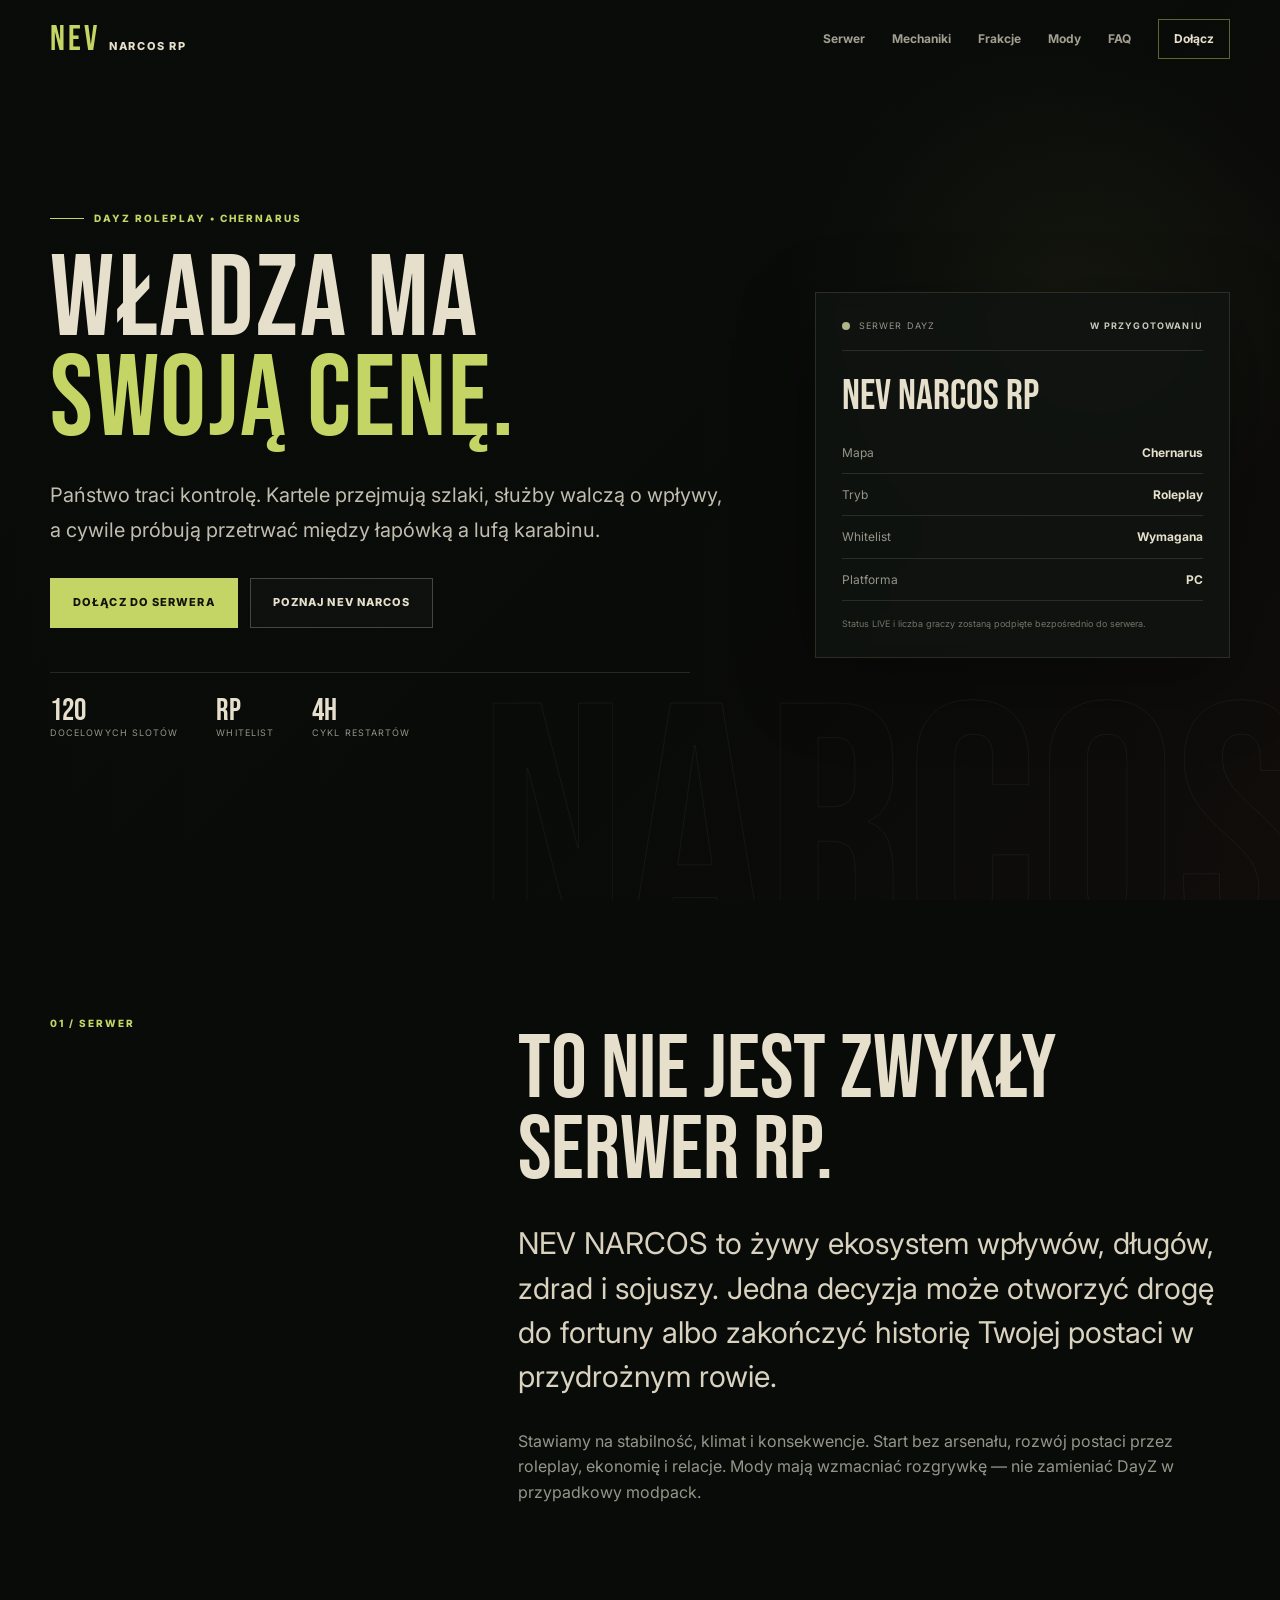
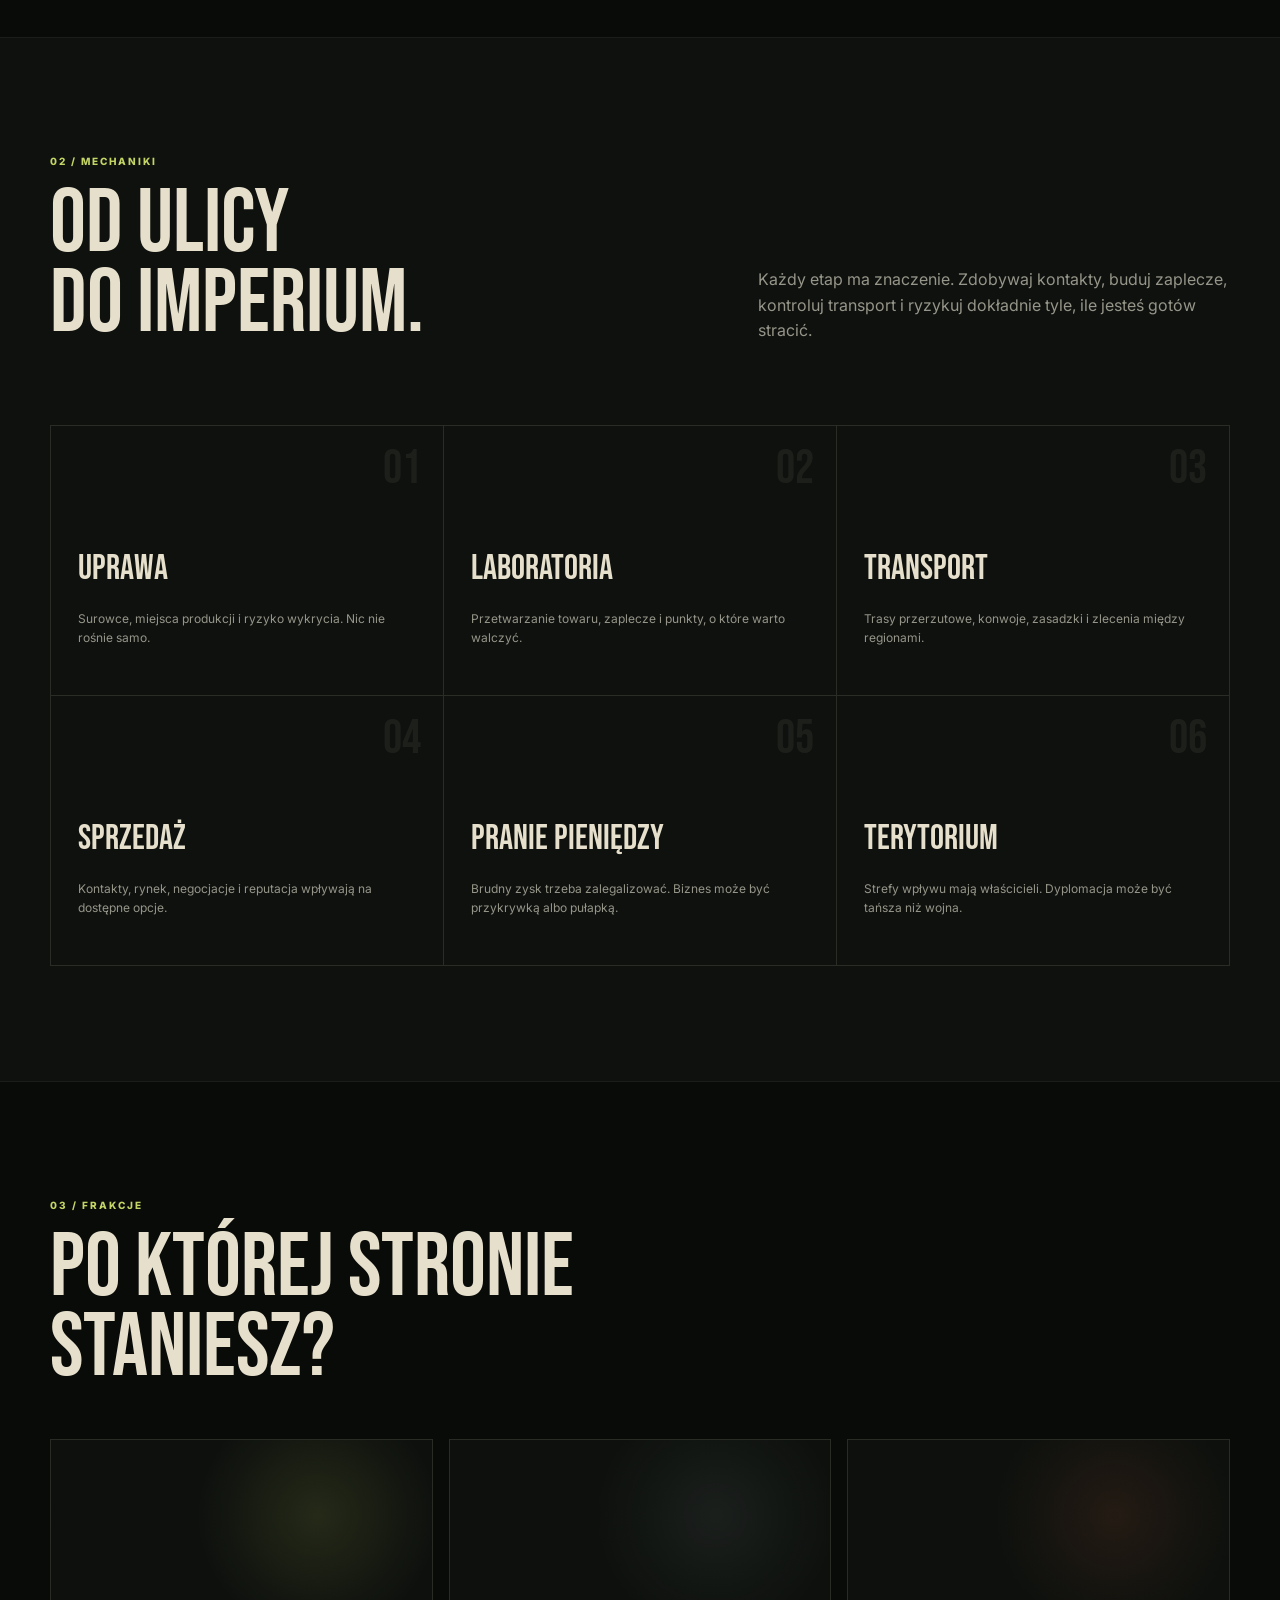
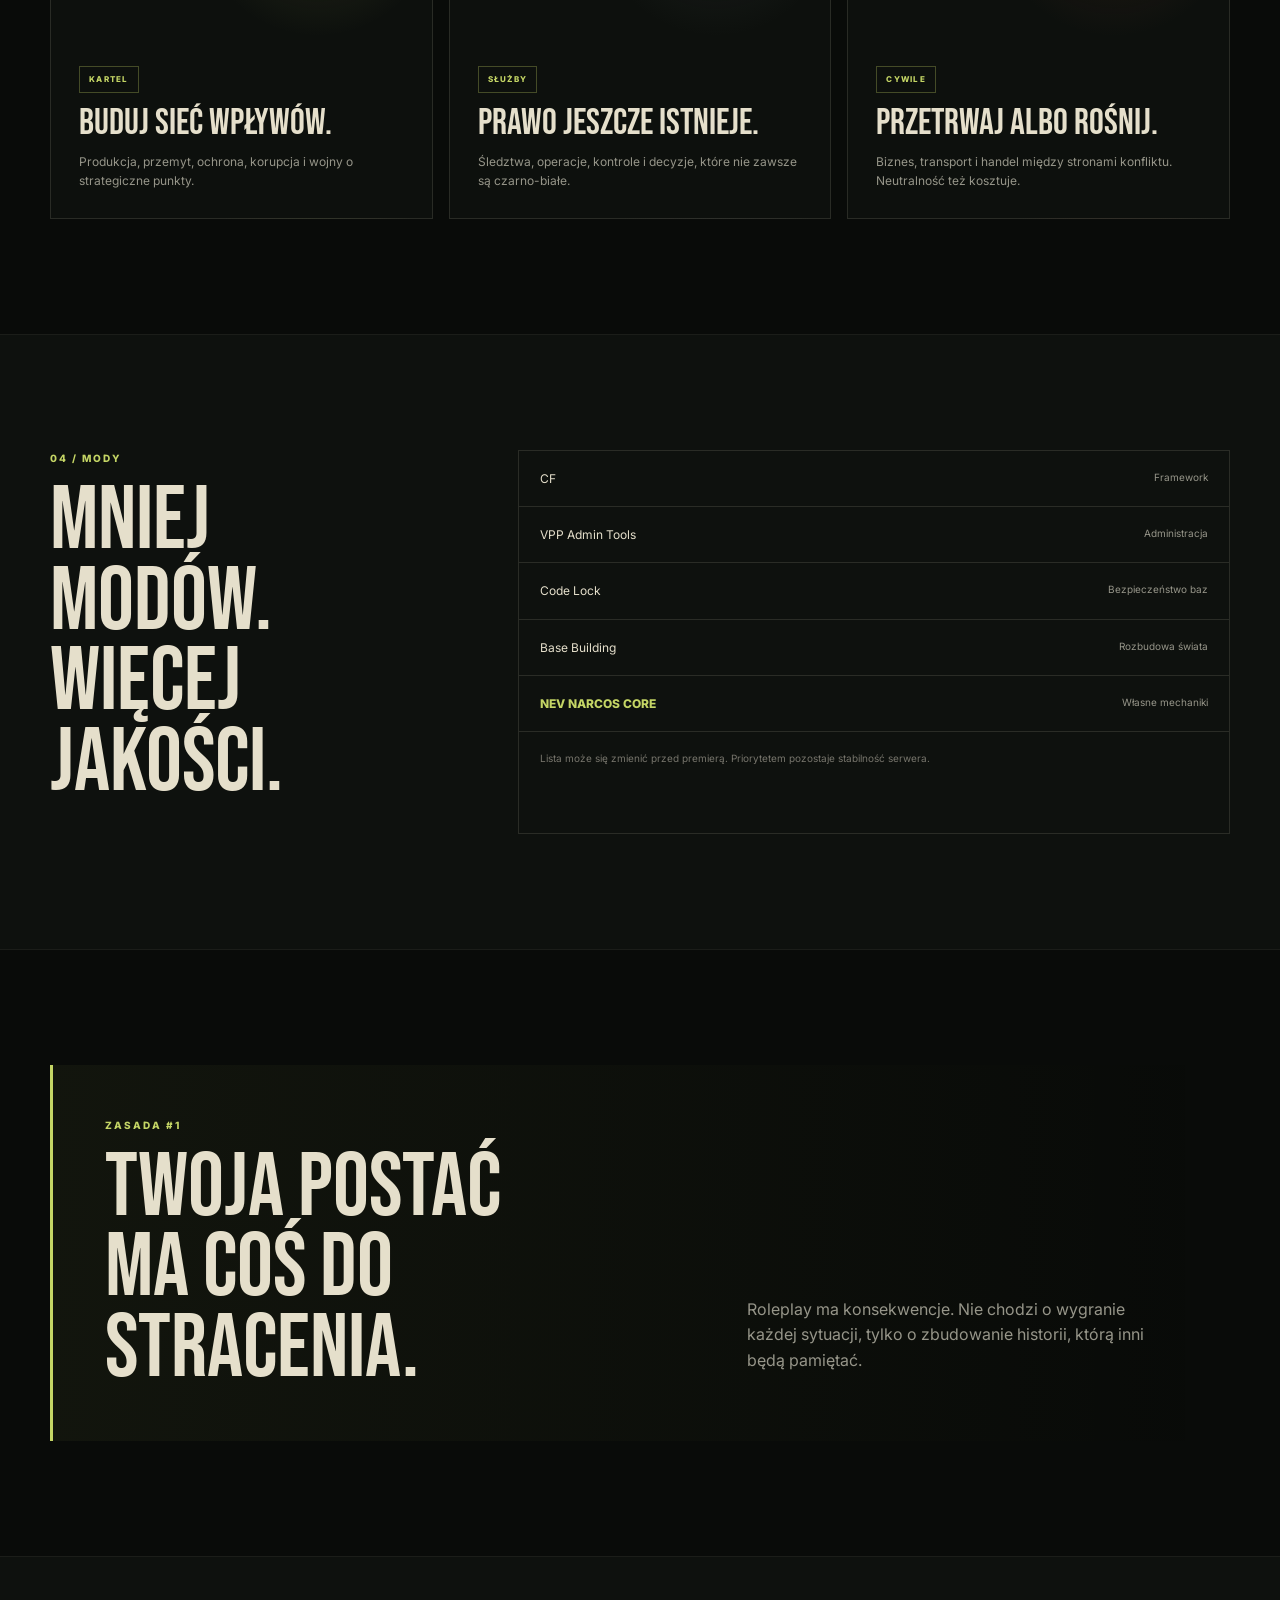
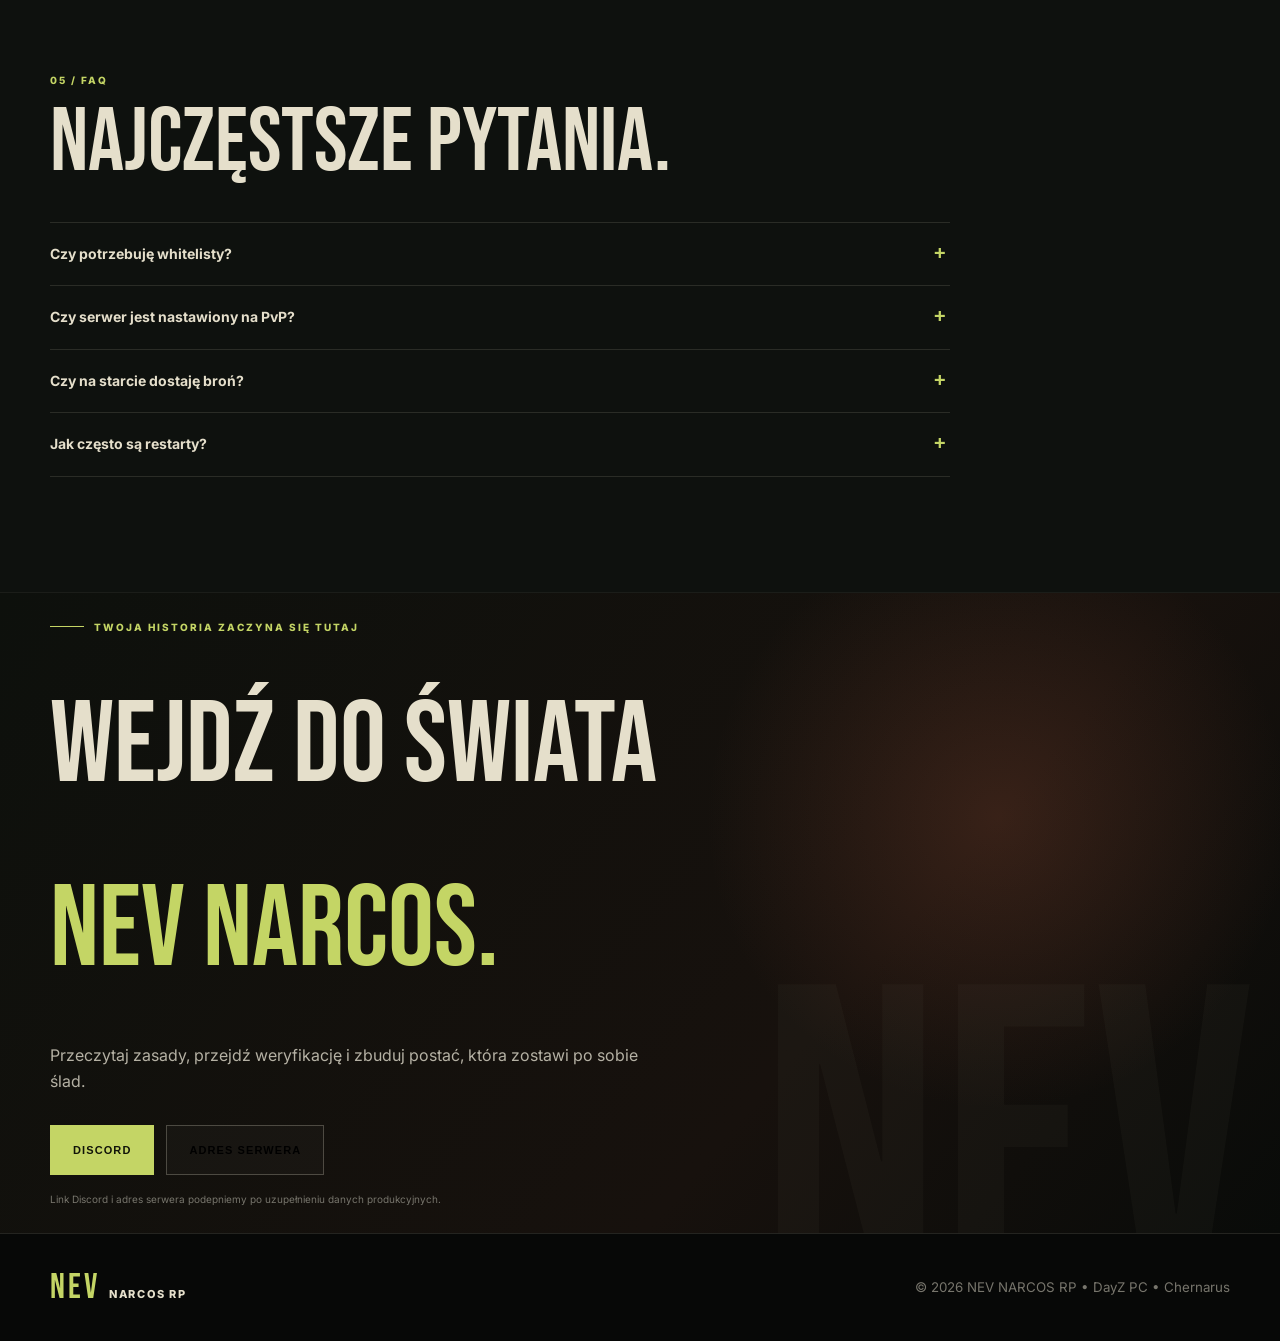
<file: index.html>
<!doctype html>
<html lang="pl">
<head>
<meta charset="utf-8">
<meta name="viewport" content="width=device-width,initial-scale=1">
<meta name="theme-color" content="#090b09">
<meta name="description" content="NEV NARCOS RP — DayZ Roleplay na Chernarus. Kartele, służby, cywile, ekonomia i walka o wpływy.">
<title>NEV NARCOS RP | DayZ Roleplay</title>
<link rel="preconnect" href="https://fonts.googleapis.com">
<link rel="preconnect" href="https://fonts.gstatic.com" crossorigin>
<link href="https://fonts.googleapis.com/css2?family=Bebas+Neue&family=Inter:wght@400;500;600;700;800&display=swap" rel="stylesheet">
<style>
:root{--bg:#090b09;--bg2:#0e110e;--paper:#e5dfcb;--muted:#969589;--line:rgba(229,223,203,.13);--lime:#c4d565;--rust:#9b5238;--panel:rgba(17,20,16,.82)}*{box-sizing:border-box}html{scroll-behavior:smooth}body{margin:0;background:var(--bg);color:var(--paper);font-family:Inter,system-ui,sans-serif;line-height:1.6;overflow-x:hidden}body:before{content:"";position:fixed;inset:0;pointer-events:none;background:radial-gradient(circle at 80% 10%,rgba(196,213,101,.07),transparent 28%),radial-gradient(circle at 10% 80%,rgba(155,82,56,.06),transparent 25%);z-index:-1}a{color:inherit;text-decoration:none}.wrap{width:min(1180px,calc(100% - 36px));margin:auto}.top{position:fixed;inset:0 0 auto;z-index:50;border-bottom:1px solid transparent;transition:.25s}.top.scrolled{background:rgba(9,11,9,.9);backdrop-filter:blur(14px);border-color:var(--line)}.nav{height:78px;display:flex;align-items:center;justify-content:space-between}.logo{display:flex;align-items:baseline;gap:10px}.logo b{font:400 35px/1 'Bebas Neue';letter-spacing:.08em;color:var(--lime)}.logo span{font-size:11px;font-weight:800;letter-spacing:.14em}.links{display:flex;align-items:center;gap:27px;font-size:12px;font-weight:700}.links a{opacity:.7}.links a:hover{opacity:1;color:var(--lime)}.links .joinlink{opacity:1;border:1px solid rgba(196,213,101,.45);padding:9px 15px}.menu{display:none;background:0;border:0;color:var(--paper);font-size:25px}.hero{min-height:100svh;display:grid;align-items:center;position:relative;overflow:hidden;background:linear-gradient(90deg,rgba(9,11,9,.98),rgba(9,11,9,.83) 53%,rgba(9,11,9,.58)),radial-gradient(circle at 82% 33%,rgba(196,213,101,.17),transparent 22%),linear-gradient(135deg,#171a12,#090b09 55%,#1b100d)}.hero:after{content:"NARCOS";position:absolute;right:-25px;bottom:-80px;font:400 clamp(180px,27vw,430px)/.8 'Bebas Neue';color:transparent;-webkit-text-stroke:1px rgba(229,223,203,.05);pointer-events:none}.heroGrid{padding:130px 0 80px;display:grid;grid-template-columns:1.25fr .75fr;gap:72px;align-items:center;position:relative;z-index:2}.eyebrow,.kicker{font-size:10px;font-weight:800;letter-spacing:.2em;color:var(--lime);text-transform:uppercase}.eyebrow{display:flex;align-items:center;gap:10px}.eyebrow:before{content:"";width:34px;height:1px;background:var(--lime)}h1,h2,h3{font-family:'Bebas Neue',sans-serif;font-weight:400;text-transform:uppercase;margin-top:0}h1{font-size:clamp(70px,9vw,138px);line-height:.87;letter-spacing:.015em;margin:25px 0 26px;max-width:820px}h1 em,h2 em{font-style:normal;color:var(--lime)}.lead{font-size:clamp(16px,2vw,20px);max-width:680px;color:#c1bdaf;line-height:1.75}.actions{display:flex;gap:12px;flex-wrap:wrap;margin-top:30px}.btn{min-height:50px;padding:0 22px;display:inline-flex;align-items:center;justify-content:center;border:1px solid transparent;font-size:11px;font-weight:800;letter-spacing:.1em;text-transform:uppercase;transition:.2s;cursor:pointer}.primary{background:var(--lime);color:#111409}.primary:hover{background:#d5e579;transform:translateY(-2px)}.ghost{border-color:rgba(229,223,203,.26);background:rgba(255,255,255,.02)}.ghost:hover{border-color:var(--lime);color:var(--lime)}.stats{display:flex;gap:38px;margin-top:44px;padding-top:22px;border-top:1px solid var(--line);max-width:640px}.stats div{display:grid}.stats b{font:400 31px/1 'Bebas Neue'}.stats small{font-size:9px;color:var(--muted);text-transform:uppercase;letter-spacing:.12em}.status{background:var(--panel);border:1px solid var(--line);padding:26px;box-shadow:0 24px 70px rgba(0,0,0,.35);backdrop-filter:blur(9px)}.statusTop{display:grid;grid-template-columns:auto 1fr auto;gap:9px;align-items:center;padding-bottom:17px;border-bottom:1px solid var(--line);font-size:9px;letter-spacing:.13em;color:var(--muted)}.dot{width:8px;height:8px;border-radius:50%;background:#b0b38b}.statusTop strong{color:#c8c7ba}.serverName{font:400 42px/1 'Bebas Neue';padding:25px 0 14px}.row{display:flex;justify-content:space-between;padding:11px 0;border-bottom:1px solid var(--line);font-size:12px}.row span{color:var(--muted)}.status small{display:block;color:#747468;margin-top:16px;font-size:9px}.section{padding:115px 0}.split{display:grid;grid-template-columns:.7fr 1.3fr;gap:85px}.section h2{font-size:clamp(58px,7vw,100px);line-height:.9;margin:15px 0 30px}.big{font-size:clamp(21px,2.4vw,30px);line-height:1.48;color:#d9d2bf}.muted{color:var(--muted)}.dark{background:var(--bg2);border-block:1px solid rgba(229,223,203,.06)}.head{display:grid;grid-template-columns:1.15fr .85fr;gap:70px;align-items:end}.head p{color:var(--muted);padding-bottom:15px}.cards{margin-top:50px;display:grid;grid-template-columns:repeat(3,1fr);border-left:1px solid var(--line);border-top:1px solid var(--line)}.card{min-height:270px;padding:27px;border-right:1px solid var(--line);border-bottom:1px solid var(--line);position:relative;transition:.2s}.card:hover{background:rgba(196,213,101,.035)}.num{position:absolute;right:22px;top:14px;font:400 48px 'Bebas Neue';color:rgba(229,223,203,.07)}.card h3{font-size:35px;margin:88px 0 10px}.card p{font-size:12px;color:var(--muted)}.factionGrid{display:grid;grid-template-columns:repeat(3,1fr);gap:16px;margin-top:50px}.faction{min-height:380px;border:1px solid var(--line);padding:28px;display:flex;flex-direction:column;justify-content:flex-end;background:radial-gradient(circle at 70% 20%,rgba(196,213,101,.13),transparent 30%),#0d100d}.faction:nth-child(2){background:radial-gradient(circle at 70% 20%,rgba(120,135,130,.13),transparent 30%),#0d100d}.faction:nth-child(3){background:radial-gradient(circle at 70% 20%,rgba(155,82,56,.16),transparent 30%),#0d100d}.tag{width:max-content;border:1px solid rgba(196,213,101,.3);padding:6px 9px;font-size:8px;font-weight:800;letter-spacing:.16em;color:var(--lime);margin-bottom:12px}.faction h3{font-size:37px;line-height:1;margin:0 0 10px}.faction p{font-size:12px;color:var(--muted);margin:0}.mods{border:1px solid var(--line)}.mod{display:flex;justify-content:space-between;padding:18px 21px;border-bottom:1px solid var(--line);font-size:12px}.mod small{color:var(--muted)}.mod.core span{color:var(--lime);font-weight:800}.note{padding:18px 21px;margin:0;font-size:10px;color:#77756c}.banner{padding:52px;border-left:3px solid var(--lime);background:linear-gradient(90deg,rgba(196,213,101,.05),transparent);display:grid;grid-template-columns:1.15fr .85fr;gap:60px;align-items:end}.banner h2{margin-bottom:0}.faq{max-width:900px;margin-top:38px}details{border-top:1px solid var(--line);padding:20px 0}details:last-child{border-bottom:1px solid var(--line)}summary{cursor:pointer;list-style:none;font-weight:700;font-size:14px;position:relative;padding-right:35px}summary::-webkit-details-marker{display:none}summary:after{content:'+';position:absolute;right:4px;top:-6px;font:400 29px 'Bebas Neue';color:var(--lime)}details[open] summary:after{content:'–'}details p{font-size:12px;color:var(--muted);max-width:720px;margin:14px 0 0}.final{min-height:640px;display:grid;align-items:center;position:relative;overflow:hidden;background:radial-gradient(circle at 78% 35%,rgba(155,82,56,.25),transparent 27%),linear-gradient(130deg,#0d100c,#17110d 65%,#090b09)}.final:after{content:'NEV';position:absolute;right:2%;bottom:-90px;font:400 clamp(220px,33vw,500px)/.8 'Bebas Neue';color:rgba(229,223,203,.025)}.final .wrap{position:relative;z-index:2}.final h2{font-size:clamp(72px,9vw,130px);margin:20px 0}.final p{max-width:620px;color:#b5b1a4}.notice{font-size:10px;color:#77756c;margin-top:16px}footer{padding:36px 0;border-top:1px solid var(--line);background:#070807}.foot{display:grid;grid-template-columns:1fr auto;gap:30px;align-items:center}.foot small{color:#77756c}.reveal{opacity:0;transform:translateY(20px);transition:.65s}.reveal.on{opacity:1;transform:none}@media(max-width:900px){.menu{display:block}.links{position:fixed;top:78px;left:0;right:0;background:rgba(9,11,9,.98);display:grid;padding:23px;transform:translateY(-130%);opacity:0;transition:.22s;border-bottom:1px solid var(--line)}.links.open{transform:none;opacity:1}.heroGrid,.split,.head,.banner{grid-template-columns:1fr;gap:38px}.status{max-width:540px}.cards{grid-template-columns:repeat(2,1fr)}.factionGrid{grid-template-columns:1fr}.faction{min-height:300px}}@media(max-width:620px){.wrap{width:min(100% - 26px,1180px)}.section{padding:82px 0}.heroGrid{padding-top:115px}.stats{gap:18px;justify-content:space-between}.cards{grid-template-columns:1fr}.card{min-height:220px}.card h3{margin-top:58px}.banner{padding:32px 23px}.actions .btn{width:100%}.foot{grid-template-columns:1fr}}
</style>
</head>
<body>
<header class="top"><div class="wrap nav"><a href="#start" class="logo"><b>NEV</b><span>NARCOS RP</span></a><button class="menu" aria-label="Menu">☰</button><nav class="links"><a href="#serwer">Serwer</a><a href="#mechaniki">Mechaniki</a><a href="#frakcje">Frakcje</a><a href="#mody">Mody</a><a href="#faq">FAQ</a><a class="joinlink" href="#dolacz">Dołącz</a></nav></div></header>
<main>
<section class="hero" id="start"><div class="wrap heroGrid"><div class="reveal"><div class="eyebrow">DAYZ ROLEPLAY • CHERNARUS</div><h1>WŁADZA MA<br><em>SWOJĄ CENĘ.</em></h1><p class="lead">Państwo traci kontrolę. Kartele przejmują szlaki, służby walczą o wpływy, a cywile próbują przetrwać między łapówką a lufą karabinu.</p><div class="actions"><a class="btn primary" href="#dolacz">Dołącz do serwera</a><a class="btn ghost" href="#serwer">Poznaj NEV NARCOS</a></div><div class="stats"><div><b>120</b><small>docelowych slotów</small></div><div><b>RP</b><small>whitelist</small></div><div><b>4H</b><small>cykl restartów</small></div></div></div><aside class="status reveal"><div class="statusTop"><span class="dot"></span><span>SERWER DAYZ</span><strong>W PRZYGOTOWANIU</strong></div><div class="serverName">NEV NARCOS RP</div><div class="row"><span>Mapa</span><strong>Chernarus</strong></div><div class="row"><span>Tryb</span><strong>Roleplay</strong></div><div class="row"><span>Whitelist</span><strong>Wymagana</strong></div><div class="row"><span>Platforma</span><strong>PC</strong></div><small>Status LIVE i liczba graczy zostaną podpięte bezpośrednio do serwera.</small></aside></div></section>
<section class="section" id="serwer"><div class="wrap split"><div class="kicker reveal">01 / SERWER</div><div class="reveal"><h2>To nie jest zwykły<br>serwer RP.</h2><p class="big">NEV NARCOS to żywy ekosystem wpływów, długów, zdrad i sojuszy. Jedna decyzja może otworzyć drogę do fortuny albo zakończyć historię Twojej postaci w przydrożnym rowie.</p><p class="muted">Stawiamy na stabilność, klimat i konsekwencje. Start bez arsenału, rozwój postaci przez roleplay, ekonomię i relacje. Mody mają wzmacniać rozgrywkę — nie zamieniać DayZ w przypadkowy modpack.</p></div></div></section>
<section class="section dark" id="mechaniki"><div class="wrap"><div class="head reveal"><div><div class="kicker">02 / MECHANIKI</div><h2>Od ulicy<br>do imperium.</h2></div><p>Każdy etap ma znaczenie. Zdobywaj kontakty, buduj zaplecze, kontroluj transport i ryzykuj dokładnie tyle, ile jesteś gotów stracić.</p></div><div class="cards"><article class="card reveal"><span class="num">01</span><h3>Uprawa</h3><p>Surowce, miejsca produkcji i ryzyko wykrycia. Nic nie rośnie samo.</p></article><article class="card reveal"><span class="num">02</span><h3>Laboratoria</h3><p>Przetwarzanie towaru, zaplecze i punkty, o które warto walczyć.</p></article><article class="card reveal"><span class="num">03</span><h3>Transport</h3><p>Trasy przerzutowe, konwoje, zasadzki i zlecenia między regionami.</p></article><article class="card reveal"><span class="num">04</span><h3>Sprzedaż</h3><p>Kontakty, rynek, negocjacje i reputacja wpływają na dostępne opcje.</p></article><article class="card reveal"><span class="num">05</span><h3>Pranie pieniędzy</h3><p>Brudny zysk trzeba zalegalizować. Biznes może być przykrywką albo pułapką.</p></article><article class="card reveal"><span class="num">06</span><h3>Terytorium</h3><p>Strefy wpływu mają właścicieli. Dyplomacja może być tańsza niż wojna.</p></article></div></div></section>
<section class="section" id="frakcje"><div class="wrap"><div class="kicker reveal">03 / FRAKCJE</div><h2 class="reveal">Po której stronie<br>staniesz?</h2><div class="factionGrid"><article class="faction reveal"><div class="tag">KARTEL</div><h3>Buduj sieć wpływów.</h3><p>Produkcja, przemyt, ochrona, korupcja i wojny o strategiczne punkty.</p></article><article class="faction reveal"><div class="tag">SŁUŻBY</div><h3>Prawo jeszcze istnieje.</h3><p>Śledztwa, operacje, kontrole i decyzje, które nie zawsze są czarno-białe.</p></article><article class="faction reveal"><div class="tag">CYWILE</div><h3>Przetrwaj albo rośnij.</h3><p>Biznes, transport i handel między stronami konfliktu. Neutralność też kosztuje.</p></article></div></div></section>
<section class="section dark" id="mody"><div class="wrap split"><div class="reveal"><div class="kicker">04 / MODY</div><h2>Mniej modów.<br>Więcej jakości.</h2></div><div class="mods reveal"><div class="mod"><span>CF</span><small>Framework</small></div><div class="mod"><span>VPP Admin Tools</span><small>Administracja</small></div><div class="mod"><span>Code Lock</span><small>Bezpieczeństwo baz</small></div><div class="mod"><span>Base Building</span><small>Rozbudowa świata</small></div><div class="mod core"><span>NEV NARCOS CORE</span><small>Własne mechaniki</small></div><p class="note">Lista może się zmienić przed premierą. Priorytetem pozostaje stabilność serwera.</p></div></div></section>
<section class="section"><div class="wrap"><div class="banner reveal"><div><div class="kicker">ZASADA #1</div><h2>Twoja postać<br>ma coś do stracenia.</h2></div><p class="muted">Roleplay ma konsekwencje. Nie chodzi o wygranie każdej sytuacji, tylko o zbudowanie historii, którą inni będą pamiętać.</p></div></div></section>
<section class="section dark" id="faq"><div class="wrap"><div class="kicker reveal">05 / FAQ</div><h2 class="reveal">Najczęstsze pytania.</h2><div class="faq"><details class="reveal"><summary>Czy potrzebuję whitelisty?</summary><p>Tak. Weryfikacja odbywa się przez Discord i jest wymagana przed wejściem na serwer.</p></details><details class="reveal"><summary>Czy serwer jest nastawiony na PvP?</summary><p>PvP jest częścią świata, ale wynika z roleplay i konfliktów. To nie jest serwer deathmatch.</p></details><details class="reveal"><summary>Czy na starcie dostaję broń?</summary><p>Nie. Rozwój wyposażenia jest elementem progresji i świata serwera.</p></details><details class="reveal"><summary>Jak często są restarty?</summary><p>Planowany cykl restartów to co 4 godziny, z wcześniejszymi komunikatami dla graczy.</p></details></div></div></section>
<section class="final" id="dolacz"><div class="wrap reveal"><div class="eyebrow">TWOJA HISTORIA ZACZYNA SIĘ TUTAJ</div><h2>Wejdź do świata<br><em>NEV NARCOS.</em></h2><p>Przeczytaj zasady, przejdź weryfikację i zbuduj postać, która zostawi po sobie ślad.</p><div class="actions"><button class="btn primary" id="discord">Discord</button><button class="btn ghost" id="connect">Adres serwera</button></div><div class="notice" id="notice">Link Discord i adres serwera podepniemy po uzupełnieniu danych produkcyjnych.</div></div></section>
</main>
<footer><div class="wrap foot"><div class="logo"><b>NEV</b><span>NARCOS RP</span></div><small>© <span id="year"></span> NEV NARCOS RP • DayZ PC • Chernarus</small></div></footer>
<script>
const topbar=document.querySelector('.top'),menu=document.querySelector('.menu'),links=document.querySelector('.links'),notice=document.querySelector('#notice');document.querySelector('#year').textContent=new Date().getFullYear();addEventListener('scroll',()=>topbar.classList.toggle('scrolled',scrollY>20));menu.onclick=()=>links.classList.toggle('open');document.querySelectorAll('.links a').forEach(a=>a.onclick=()=>links.classList.remove('open'));const io=new IntersectionObserver(es=>es.forEach(e=>{if(e.isIntersecting){e.target.classList.add('on');io.unobserve(e.target)}}),{threshold:.08});document.querySelectorAll('.reveal').forEach(x=>io.observe(x));document.querySelector('#discord').onclick=()=>notice.textContent='Podeślij mi link zaproszenia Discord, a podepnę go do tego przycisku.';document.querySelector('#connect').onclick=()=>notice.textContent='Podeślij IP i port DayZ, a dodam kopiowanie adresu i bezpośrednie dane połączenia.';
</script>
</body></html>
</file>
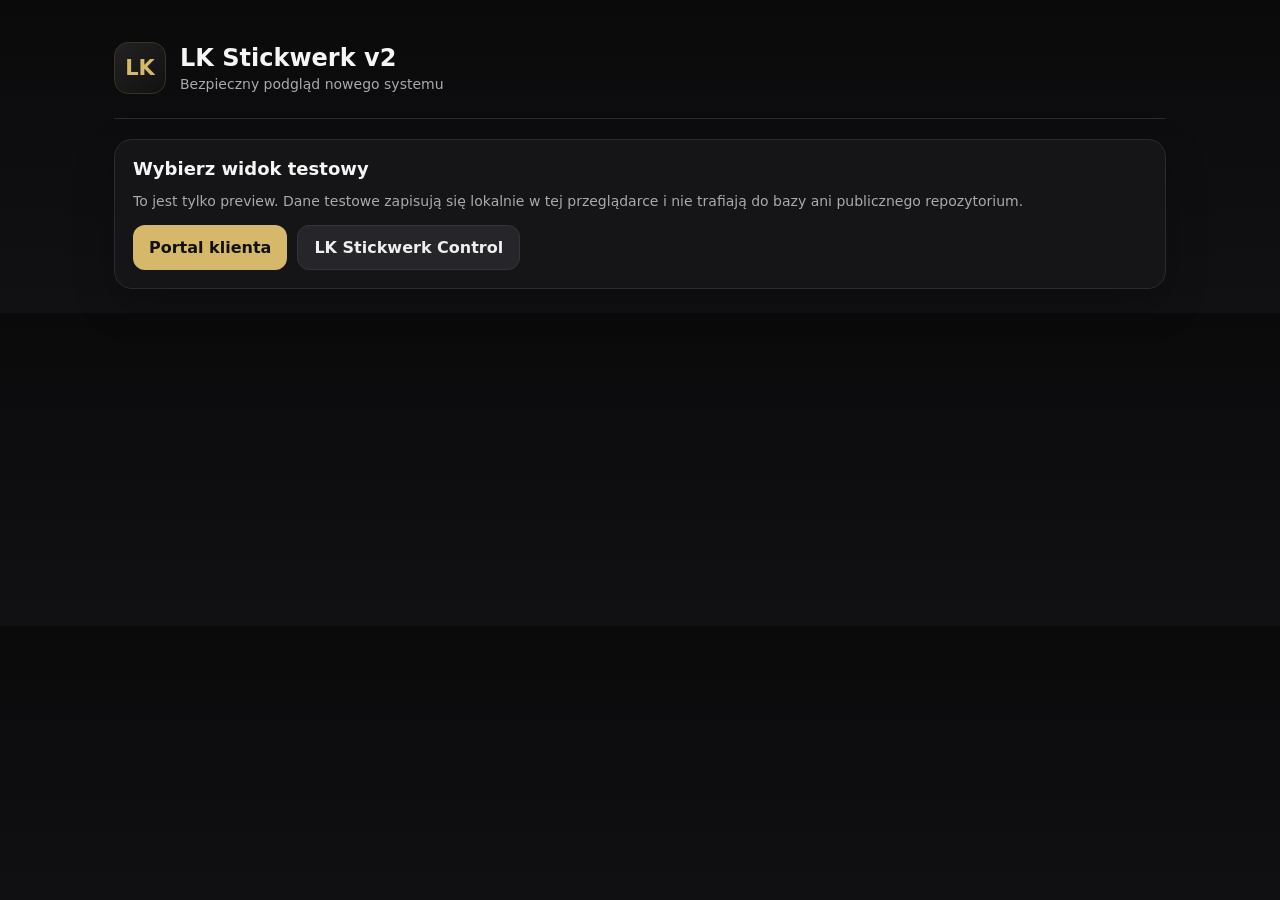
<file: v2-preview/index.html>
<!doctype html><html lang="pl"><head><meta charset="utf-8"><meta name="viewport" content="width=device-width,initial-scale=1"><title>LK Stickwerk v2 Preview</title><link rel="stylesheet" href="styles.css"></head><body>
<div class="wrap"><header class="top"><div class="brand"><div class="logo">LK</div><div><h1>LK Stickwerk v2</h1><div class="sub">Bezpieczny podgląd nowego systemu</div></div></div></header>
<div class="grid"><section class="card"><h2>Wybierz widok testowy</h2><p class="sub">To jest tylko preview. Dane testowe zapisują się lokalnie w tej przeglądarce i nie trafiają do bazy ani publicznego repozytorium.</p>
<div class="actions"><a class="btn" href="customer.html">Portal klienta</a><a class="btn secondary" href="admin.html">LK Stickwerk Control</a></div></section></div></div></body></html>
</file>
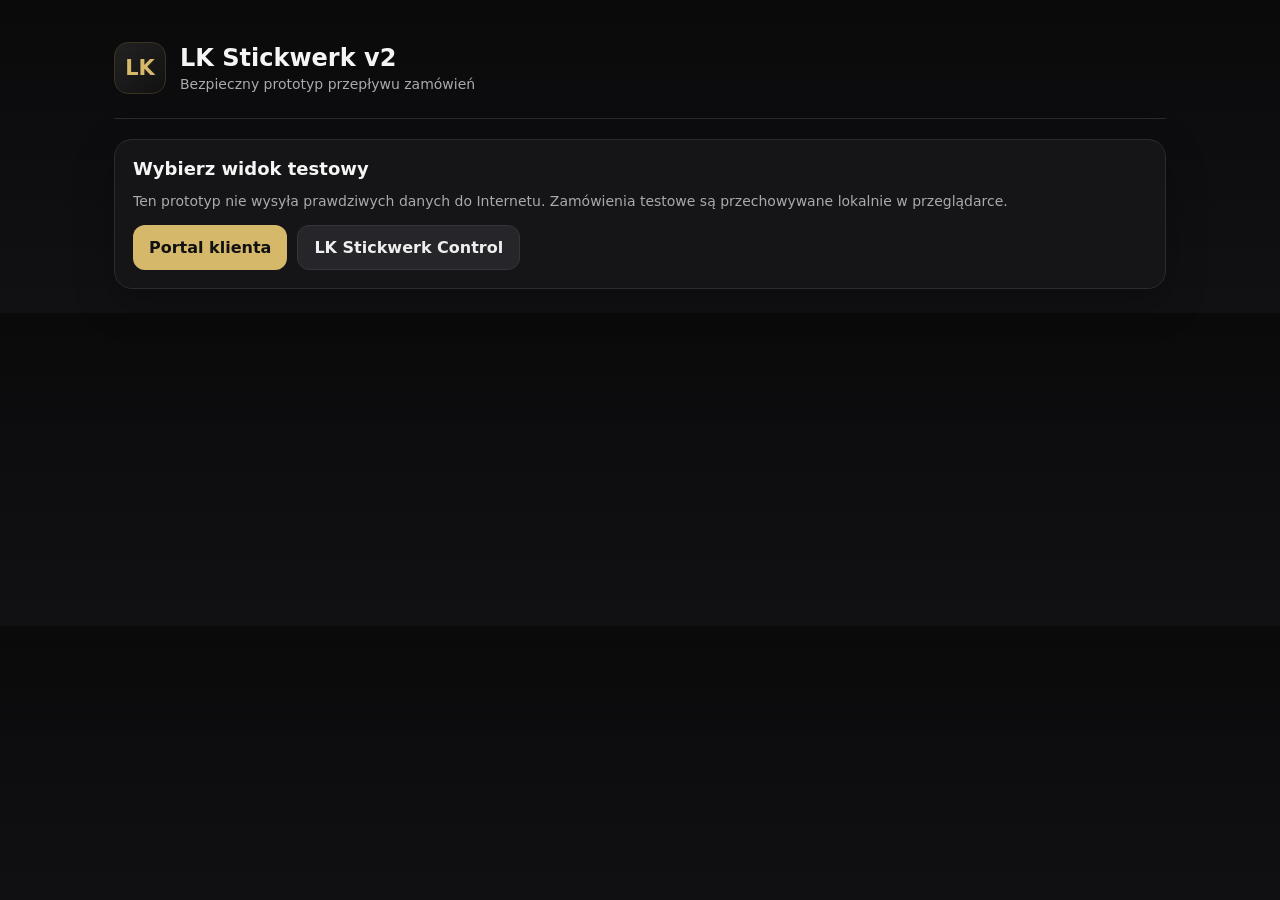
<file: v2/prototype/index.html>
<!doctype html>
<html lang="pl">
<head>
<meta charset="utf-8">
<meta name="viewport" content="width=device-width,initial-scale=1">
<title>LK Stickwerk v2 Prototype</title>
<link rel="stylesheet" href="styles.css">
</head>
<body>
<div class="wrap">
  <header class="top">
    <div class="brand">
      <div class="logo">LK</div>
      <div>
        <h1>LK Stickwerk v2</h1>
        <div class="sub">Bezpieczny prototyp przepływu zamówień</div>
      </div>
    </div>
  </header>
  <div class="grid">
    <section class="card">
      <h2>Wybierz widok testowy</h2>
      <p class="sub">Ten prototyp nie wysyła prawdziwych danych do Internetu. Zamówienia testowe są przechowywane lokalnie w przeglądarce.</p>
      <div class="actions">
        <a class="btn" href="customer.html">Portal klienta</a>
        <a class="btn secondary" href="admin.html">LK Stickwerk Control</a>
      </div>
    </section>
  </div>
</div>
</body>
</html>
</file>
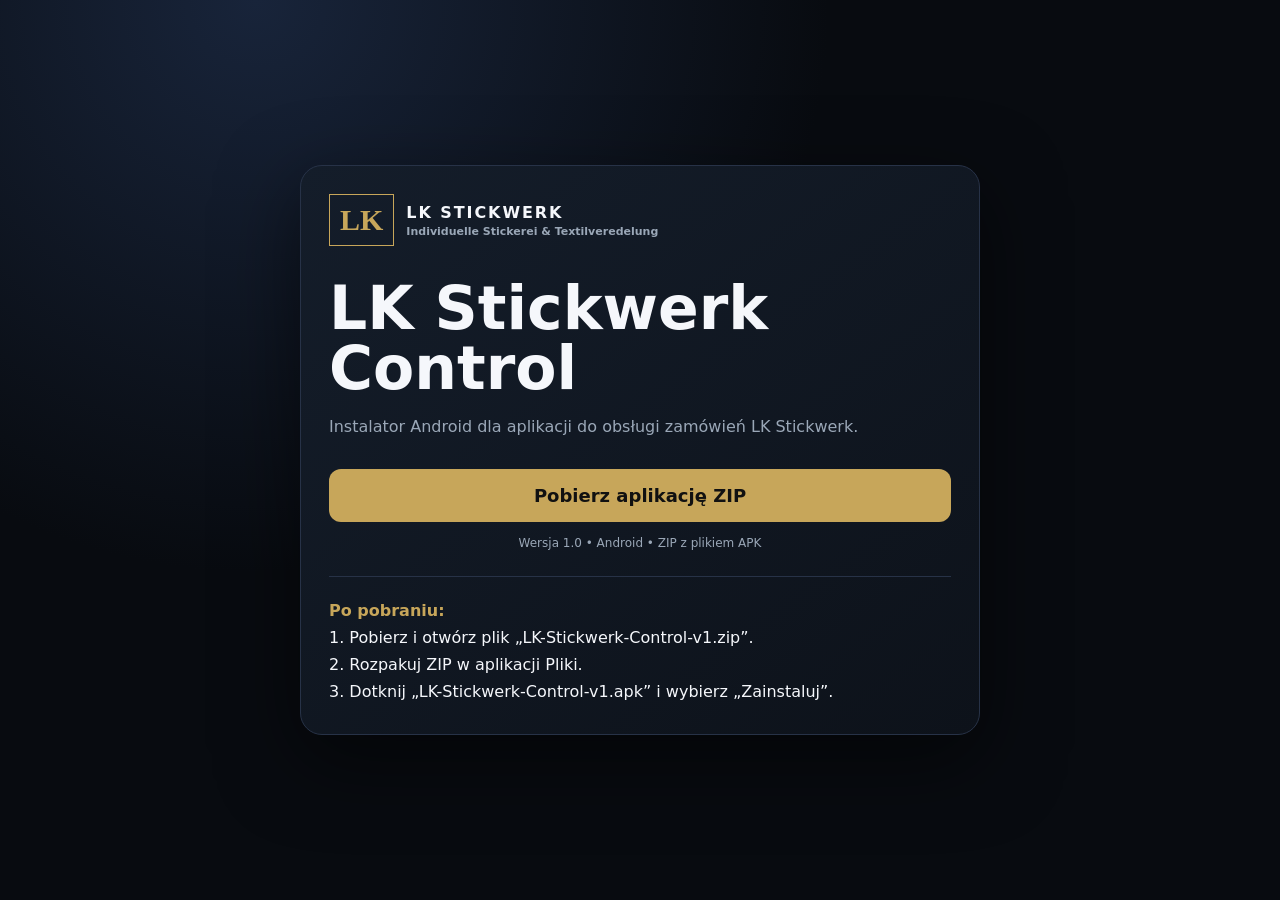
<file: install.html>
<!doctype html>
<html lang="pl">
<head>
<meta charset="utf-8">
<meta name="viewport" content="width=device-width,initial-scale=1,viewport-fit=cover">
<meta name="theme-color" content="#080b10">
<title>LK Stickwerk Control - instalacja</title>
<style>
:root{--bg:#080b10;--panel:#111722;--line:#273247;--text:#f5f7fb;--muted:#9aa7b7;--gold:#c7a65a}
*{box-sizing:border-box}body{margin:0;min-height:100vh;background:radial-gradient(circle at 20% 0,#18243a 0,#080b10 42%);color:var(--text);font-family:system-ui,-apple-system,Segoe UI,sans-serif;display:grid;place-items:center;padding:22px}
.card{width:min(680px,100%);background:linear-gradient(145deg,#141d2a,#0d121a);border:1px solid var(--line);border-radius:22px;padding:28px;box-shadow:0 25px 80px #0008}
.brand{display:flex;gap:12px;align-items:center}.logo{font:700 30px Georgia;color:var(--gold);border:1px solid var(--gold);padding:8px 10px}.name{font-weight:900;letter-spacing:.12em}.tag{display:block;color:var(--muted);font-size:11px;letter-spacing:0;margin-top:3px}
h1{font-size:clamp(34px,9vw,60px);line-height:1;margin:32px 0 14px}.lead{color:var(--muted);line-height:1.65}.download{display:block;text-align:center;text-decoration:none;background:var(--gold);color:#111;font-weight:900;font-size:18px;padding:16px 18px;border-radius:12px;margin:28px 0 14px}
.meta{font-size:12px;color:var(--muted);text-align:center}.steps{border-top:1px solid var(--line);margin-top:26px;padding-top:20px;line-height:1.7}.steps b{color:var(--gold)}
</style>
</head>
<body>
<div class="card">
  <div class="brand"><div class="logo">LK</div><div class="name">LK STICKWERK<span class="tag">Individuelle Stickerei & Textilveredelung</span></div></div>
  <h1>LK Stickwerk Control</h1>
  <p class="lead">Instalator Android dla aplikacji do obsługi zamówień LK Stickwerk.</p>
  <a class="download" href="./downloads/LK-Stickwerk-Control-v1.zip" download="LK-Stickwerk-Control-v1.zip">Pobierz aplikację ZIP</a>
  <div class="meta">Wersja 1.0 • Android • ZIP z plikiem APK</div>
  <div class="steps">
    <b>Po pobraniu:</b><br>
    1. Pobierz i otwórz plik „LK-Stickwerk-Control-v1.zip”.<br>
    2. Rozpakuj ZIP w aplikacji Pliki.<br>
    3. Dotknij „LK-Stickwerk-Control-v1.apk” i wybierz „Zainstaluj”.
  </div>
</div>
</body>
</html>
</file>
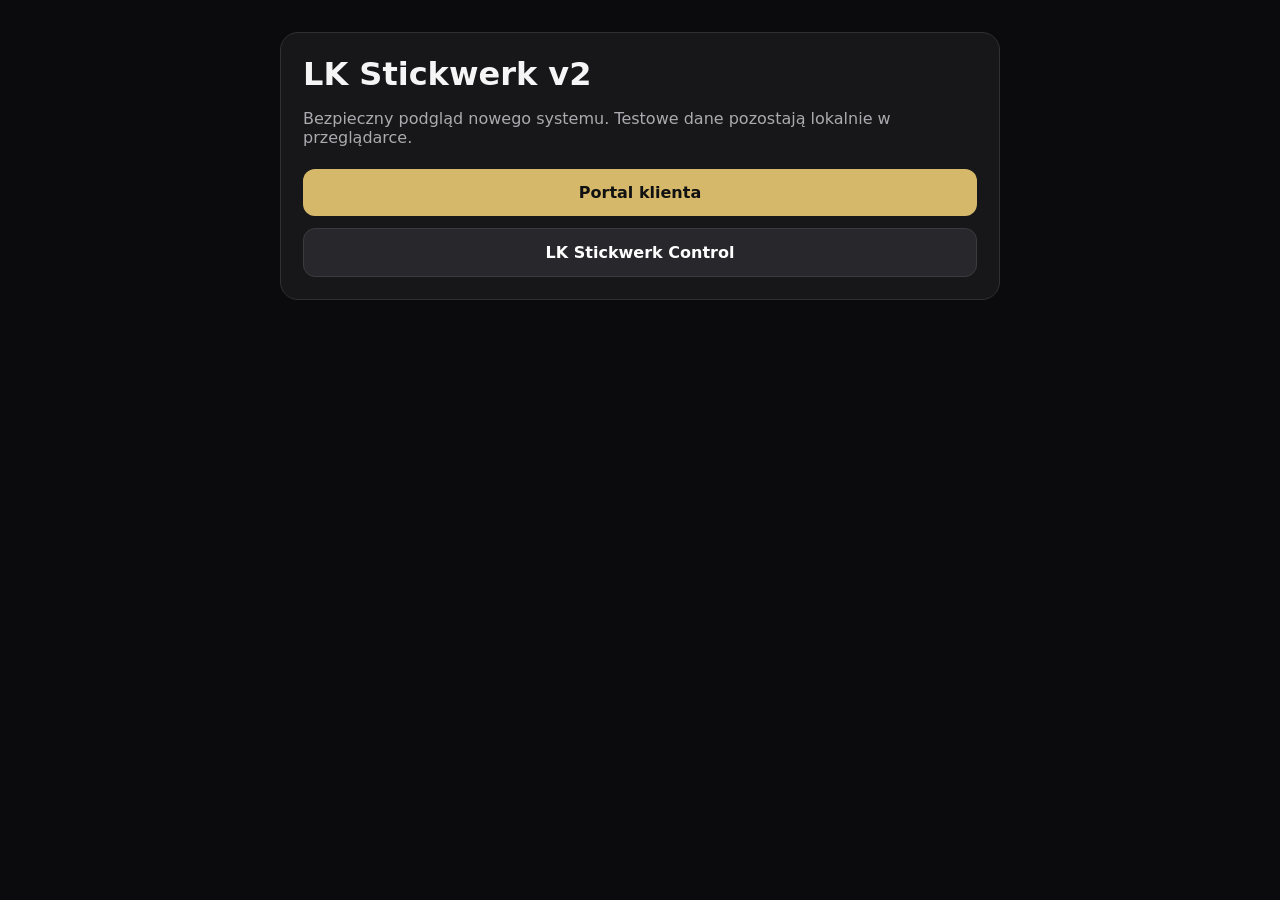
<file: v2.html>
<!doctype html>
<html lang="pl">
<head>
<meta charset="utf-8">
<meta name="viewport" content="width=device-width,initial-scale=1">
<meta http-equiv="Cache-Control" content="no-cache, no-store, must-revalidate">
<title>LK Stickwerk v2 Preview</title>
<style>
body{margin:0;background:#0b0b0d;color:#f5f5f5;font-family:system-ui,-apple-system,"Segoe UI",sans-serif}
main{max-width:720px;margin:0 auto;padding:32px 18px}
.card{background:#171719;border:1px solid #303034;border-radius:18px;padding:22px}
h1{margin:0 0 8px}.muted{color:#aaaab0}.actions{display:grid;gap:12px;margin-top:22px}
a{display:block;text-align:center;padding:14px 16px;border-radius:12px;text-decoration:none;font-weight:700}
.primary{background:#d6b86b;color:#111}.secondary{background:#28282c;color:#fff;border:1px solid #3a3a40}
</style>
</head>
<body>
<main>
<div class="card">
<h1>LK Stickwerk v2</h1>
<p class="muted">Bezpieczny podgląd nowego systemu. Testowe dane pozostają lokalnie w przeglądarce.</p>
<div class="actions">
<a class="primary" href="/v2-preview/customer.html?v=4">Portal klienta</a>
<a class="secondary" href="/v2-preview/admin.html?v=4">LK Stickwerk Control</a>
</div>
</div>
</main>
</body>
</html>
</file>
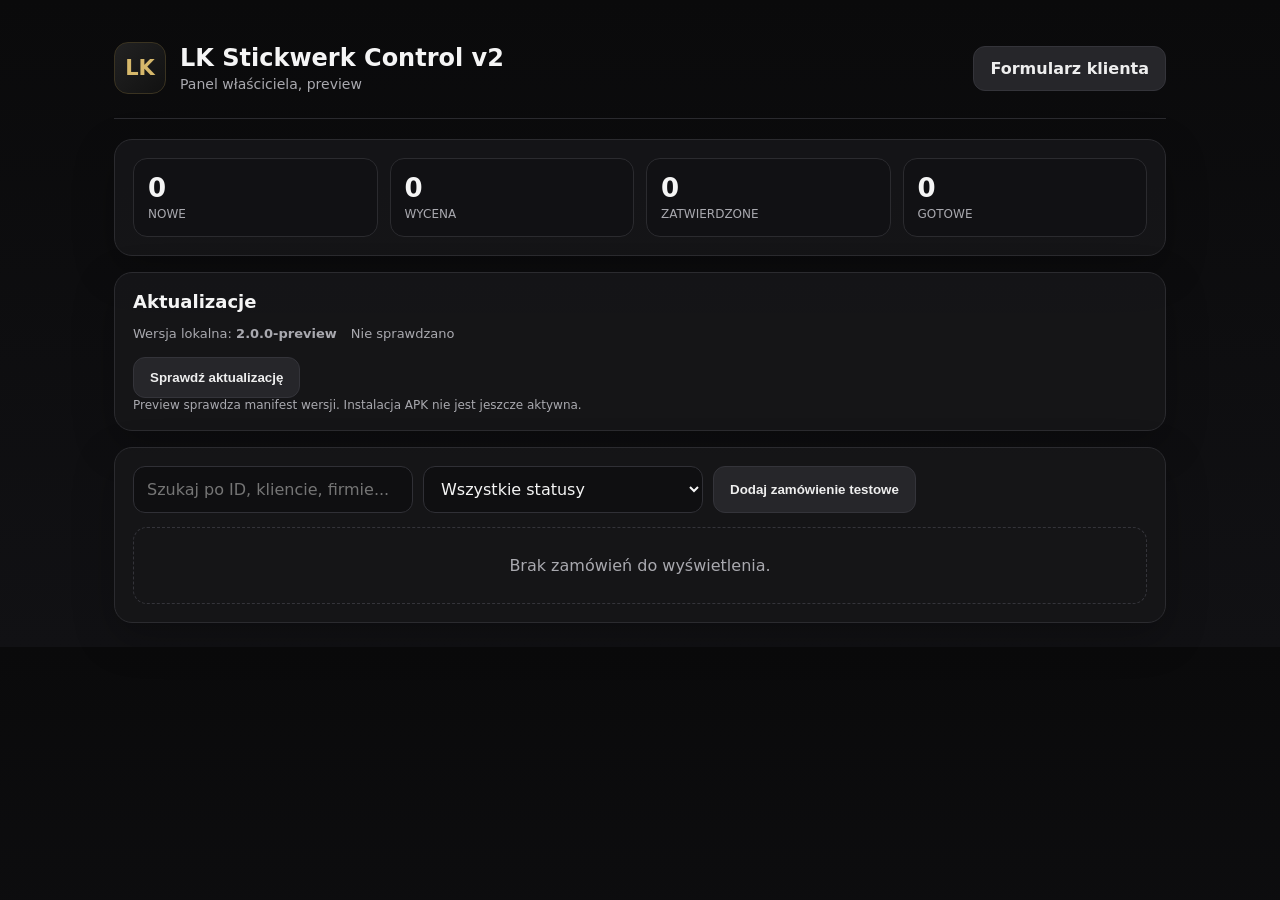
<file: v2-preview/admin.html>
<!doctype html><html lang="pl"><head><meta charset="utf-8"><meta name="viewport" content="width=device-width,initial-scale=1"><title>LK Stickwerk Control v2</title><link rel="stylesheet" href="styles.css"></head><body>
<div class="wrap"><header class="top"><div class="brand"><div class="logo">LK</div><div><h1>LK Stickwerk Control v2</h1><div class="sub">Panel właściciela, preview</div></div></div><a class="btn secondary" href="customer.html">Formularz klienta</a></header>
<div class="grid"><section class="card"><div class="kpis"><div class="kpi"><b id="kNew">0</b><span>NOWE</span></div><div class="kpi"><b id="kQuote">0</b><span>WYCENA</span></div><div class="kpi"><b id="kApproved">0</b><span>ZATWIERDZONE</span></div><div class="kpi"><b id="kReady">0</b><span>GOTOWE</span></div></div></section>
<section class="card"><h2>Aktualizacje</h2><div class="meta"><span>Wersja lokalna: <strong id="currentVersion"></strong></span><span id="updateState">Nie sprawdzano</span></div><div class="actions"><button class="secondary" id="checkUpdate">Sprawdź aktualizację</button></div><div class="small" id="updateInfo">Preview sprawdza manifest wersji. Instalacja APK nie jest jeszcze aktywna.</div></section>
<section class="card"><div class="toolbar"><input id="search" placeholder="Szukaj po ID, kliencie, firmie..."><select id="statusFilter"><option value="">Wszystkie statusy</option><option>NEW</option><option>QUOTE</option><option>APPROVED</option><option>EMBROIDERY</option><option>READY</option><option>SHIPPED</option><option>CANCELLED</option></select><button class="secondary" id="seed">Dodaj zamówienie testowe</button></div><div id="orders" class="orders"></div></section></div></div>
<script src="app.js"></script><script>
const el=id=>document.getElementById(id);const labels={NEW:"NOWE",QUOTE:"WYCENA",APPROVED:"ZATWIERDZONE",EMBROIDERY:"HAFTOWANIE",READY:"GOTOWE",SHIPPED:"WYSŁANE",CANCELLED:"ANULOWANE"};
function setStatus(id,s){const a=LK.loadOrders(),o=a.find(x=>x.id===id);if(!o)return;o.status=s;o.updatedAt=LK.nowIso();LK.saveOrders(a);render()}function render(){let a=LK.loadOrders(),q=el("search").value.trim().toLowerCase(),sf=el("statusFilter").value;el("kNew").textContent=a.filter(o=>o.status==="NEW").length;el("kQuote").textContent=a.filter(o=>o.status==="QUOTE").length;el("kApproved").textContent=a.filter(o=>o.status==="APPROVED").length;el("kReady").textContent=a.filter(o=>o.status==="READY").length;a=a.filter(o=>(!q||[o.id,o.customer?.displayName,o.customer?.company,o.items?.[0]?.textileType].join(" ").toLowerCase().includes(q))&&(!sf||o.status===sf));el("orders").innerHTML=a.length?a.map(o=>{const i=o.items?.[0]||{};return '<article class="order"><div class="order-head"><div><strong>'+o.id+'</strong><div>'+(o.customer?.company||o.customer?.displayName||"Klient")+'</div></div><span class="badge">'+(labels[o.status]||o.status)+'</span></div><div class="meta"><span>'+(i.textileType||"")+'</span><span>'+(i.quantity||0)+' szt.</span><span>'+(i.color||"")+'</span><span>'+(o.embroidery?.placement||"")+'</span></div><div class="actions"><button class="secondary" onclick="setStatus(\''+o.id+'\',\'QUOTE\')">Wycena</button><button class="secondary" onclick="setStatus(\''+o.id+'\',\'APPROVED\')">Zatwierdzone</button><button class="secondary" onclick="setStatus(\''+o.id+'\',\'EMBROIDERY\')">Haftowanie</button><button class="secondary" onclick="setStatus(\''+o.id+'\',\'READY\')">Gotowe</button><button class="secondary" onclick="setStatus(\''+o.id+'\',\'SHIPPED\')">Wysłane</button><button class="danger" onclick="removeOrder(\''+o.id+'\')">Usuń</button></div></article>'}).join(""):'<div class="empty">Brak zamówień do wyświetlenia.</div>'}
el("search").oninput=render;el("statusFilter").onchange=render;el("currentVersion").textContent=LK.CURRENT_VERSION.name;el("checkUpdate").onclick=async()=>{try{const r=await LK.checkForUpdate();el("updateState").textContent=r.available?"Dostępna "+r.remote.versionName:"Masz najnowszą wersję";el("updateInfo").textContent=(r.remote.releaseNotes||[]).join(" • ")}catch(e){el("updateState").textContent="Błąd";el("updateInfo").textContent=e.message}};
el("seed").onclick=()=>{const a=LK.loadOrders();a.unshift({id:LK.makeId(),status:"NEW",customer:{displayName:"Test Kunde",company:"Muster GmbH"},items:[{textileType:"Polo",quantity:5,color:"Schwarz"}],embroidery:{placement:"Brust links"},attachments:[],createdAt:LK.nowIso(),updatedAt:LK.nowIso(),schemaVersion:1});LK.saveOrders(a);render()};render();
</script></body></html>
</file>
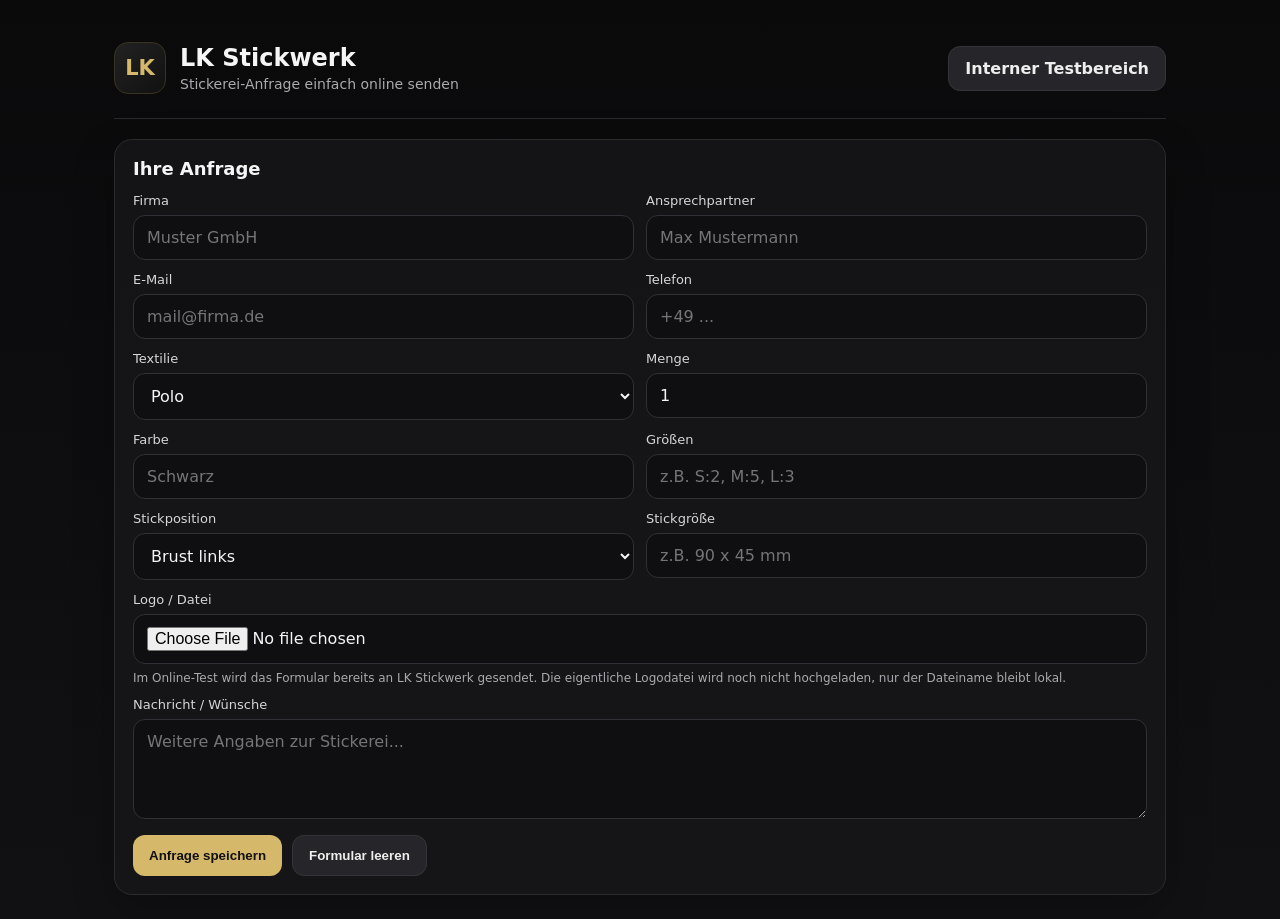
<file: v2-preview/customer.html>
<!doctype html><html lang="de"><head><meta charset="utf-8"><meta name="viewport" content="width=device-width,initial-scale=1"><title>LK Stickwerk | Anfrage</title><link rel="stylesheet" href="styles.css"></head><body>
<div class="wrap"><header class="top"><div class="brand"><div class="logo">LK</div><div><h1>LK Stickwerk</h1><div class="sub">Stickerei-Anfrage einfach online senden</div></div></div><a class="btn secondary" href="admin.html">Interner Testbereich</a></header>
<div class="grid"><section class="card"><h2>Ihre Anfrage</h2><div class="form-grid">
<div class="field"><label>Firma</label><input id="company" placeholder="Muster GmbH"></div><div class="field"><label>Ansprechpartner</label><input id="name" placeholder="Max Mustermann"></div>
<div class="field"><label>E-Mail</label><input id="email" type="email" placeholder="mail@firma.de"></div><div class="field"><label>Telefon</label><input id="phone" placeholder="+49 ..."></div>
<div class="field"><label>Textilie</label><select id="textile"><option>Polo</option><option>T-Shirt</option><option>Hoodie</option><option>Cap</option><option>Arbeitskleidung</option><option>Andere</option></select></div>
<div class="field"><label>Menge</label><input id="quantity" type="number" min="1" value="1"></div><div class="field"><label>Farbe</label><input id="color" placeholder="Schwarz"></div><div class="field"><label>Größen</label><input id="sizes" placeholder="z.B. S:2, M:5, L:3"></div>
<div class="field"><label>Stickposition</label><select id="placement"><option>Brust links</option><option>Brust rechts</option><option>Rücken</option><option>Ärmel</option><option>Cap vorne</option><option>Andere</option></select></div>
<div class="field"><label>Stickgröße</label><input id="dimensions" placeholder="z.B. 90 x 45 mm"></div>
<div class="field full"><label>Logo / Datei</label><input id="logo" type="file" accept=".png,.jpg,.jpeg,.pdf,.svg"><div class="small">Im Online-Test wird das Formular bereits an LK Stickwerk gesendet. Die eigentliche Logodatei wird noch nicht hochgeladen, nur der Dateiname bleibt lokal.</div></div>
<div class="field full"><label>Nachricht / Wünsche</label><textarea id="notes" placeholder="Weitere Angaben zur Stickerei..."></textarea></div></div>
<div class="actions"><button id="send">Anfrage speichern</button><button class="secondary" type="button" id="clear">Formular leeren</button></div><div class="notice" id="notice"></div></section></div></div>
<script src="app.js"></script><script>
const $=id=>document.getElementById(id);
$("send").onclick=async()=>{const name=$("name").value.trim();if(!name){alert("Bitte Ansprechpartner eingeben.");return}const button=$("send");const n=$("notice");button.disabled=true;button.textContent="Wird gesendet...";n.style.display="block";n.textContent="Verbindung mit LK Stickwerk wird hergestellt...";const f=$("logo").files[0];const o={id:LK.makeId(),status:"NEW",customer:{displayName:name,company:$("company").value.trim(),email:$("email").value.trim(),phone:$("phone").value.trim()},items:[{textileType:$("textile").value,quantity:Math.max(1,Number($("quantity").value||1)),color:$("color").value.trim(),sizesText:$("sizes").value.trim()}],embroidery:{placement:$("placement").value,dimensionsText:$("dimensions").value.trim(),notes:$("notes").value.trim()},attachments:f?[{name:f.name,storageId:"filename-only"}]:[],createdAt:LK.nowIso(),updatedAt:LK.nowIso(),schemaVersion:1};try{await LK.submitOnlineOrder(o);const orders=LK.loadOrders();orders.unshift(o);LK.saveOrders(orders);n.textContent="Anfrage "+o.id+" wurde online an LK Stickwerk gesendet.";button.textContent="Gesendet";}catch(err){n.textContent="Fehler: "+err.message;button.disabled=false;button.textContent="Anfrage speichern";}};
$("clear").onclick=()=>location.reload();
</script></body></html>
</file>
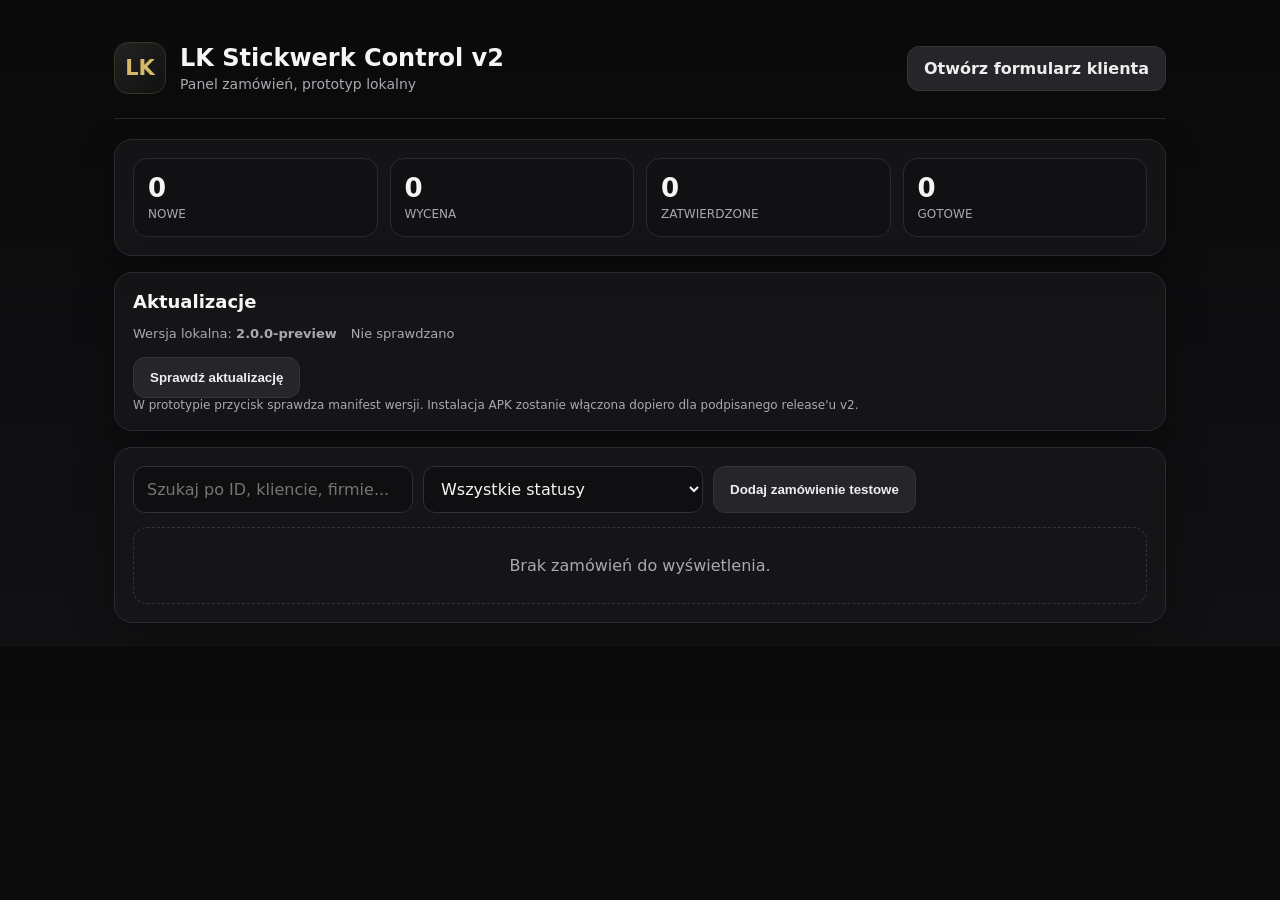
<file: v2/prototype/admin.html>
<!doctype html>
<html lang="pl">
<head>
<meta charset="utf-8">
<meta name="viewport" content="width=device-width,initial-scale=1">
<title>LK Stickwerk Control v2 | Panel</title>
<link rel="stylesheet" href="styles.css">
</head>
<body>
<div class="wrap">
  <header class="top">
    <div class="brand">
      <div class="logo">LK</div>
      <div>
        <h1>LK Stickwerk Control v2</h1>
        <div class="sub">Panel zamówień, prototyp lokalny</div>
      </div>
    </div>
    <a class="btn secondary" href="customer.html">Otwórz formularz klienta</a>
  </header>

  <div class="grid">
    <section class="card">
      <div class="kpis">
        <div class="kpi"><b id="kNew">0</b><span>NOWE</span></div>
        <div class="kpi"><b id="kQuote">0</b><span>WYCENA</span></div>
        <div class="kpi"><b id="kApproved">0</b><span>ZATWIERDZONE</span></div>
        <div class="kpi"><b id="kReady">0</b><span>GOTOWE</span></div>
      </div>
    </section>

    <section class="card">
      <h2>Aktualizacje</h2>
      <div class="meta">
        <span>Wersja lokalna: <strong id="currentVersion">2.0.0-preview</strong></span>
        <span id="updateState">Nie sprawdzano</span>
      </div>
      <div class="actions">
        <button class="secondary" id="checkUpdate">Sprawdź aktualizację</button>
        <button id="installUpdate" style="display:none">Aktualizuj</button>
      </div>
      <div class="small" id="updateInfo">W prototypie przycisk sprawdza manifest wersji. Instalacja APK zostanie włączona dopiero dla podpisanego release'u v2.</div>
    </section>

    <section class="card">
      <div class="toolbar">
        <input id="search" placeholder="Szukaj po ID, kliencie, firmie...">
        <select id="statusFilter">
          <option value="">Wszystkie statusy</option>
          <option>NEW</option><option>QUOTE</option><option>APPROVED</option>
          <option>EMBROIDERY</option><option>READY</option><option>SHIPPED</option><option>CANCELLED</option>
        </select>
        <button class="secondary" id="seed">Dodaj zamówienie testowe</button>
      </div>
      <div id="orders" class="orders"></div>
    </section>
  </div>
</div>

<script src="app.js"></script>
<script>
const el = id => document.getElementById(id);
const statusLabels = {
  NEW:"NOWE", QUOTE:"WYCENA", APPROVED:"ZATWIERDZONE",
  EMBROIDERY:"HAFTOWANIE", READY:"GOTOWE", SHIPPED:"WYSŁANE", CANCELLED:"ANULOWANE"
};

function setStatus(id, status){
  const orders = LK.loadOrders();
  const item = orders.find(o => o.id === id);
  if(!item) return;
  item.status = status;
  item.updatedAt = LK.nowIso();
  LK.saveOrders(orders);
  render();
}
function removeOrder(id){
  if(!confirm("Usunąć zamówienie " + id + "?")) return;
  LK.saveOrders(LK.loadOrders().filter(o => o.id !== id));
  render();
}
function render(){
  let orders = LK.loadOrders();
  const q = el("search").value.trim().toLowerCase();
  const sf = el("statusFilter").value;

  el("kNew").textContent = orders.filter(o => o.status==="NEW").length;
  el("kQuote").textContent = orders.filter(o => o.status==="QUOTE").length;
  el("kApproved").textContent = orders.filter(o => o.status==="APPROVED").length;
  el("kReady").textContent = orders.filter(o => o.status==="READY").length;

  orders = orders.filter(o => {
    const hay = [o.id,o.customer?.displayName,o.customer?.company,o.items?.[0]?.textileType].join(" ").toLowerCase();
    return (!q || hay.includes(q)) && (!sf || o.status===sf);
  });

  if(!orders.length){
    el("orders").innerHTML = '<div class="empty">Brak zamówień do wyświetlenia.</div>';
    return;
  }

  el("orders").innerHTML = orders.map(o => {
    const item = o.items?.[0] || {};
    return `
      <article class="order">
        <div class="order-head">
          <div>
            <strong>${o.id}</strong>
            <div>${o.customer?.company || o.customer?.displayName || "Klient"}</div>
          </div>
          <span class="badge">${statusLabels[o.status] || o.status}</span>
        </div>
        <div class="meta">
          <span>${item.textileType || ""}</span>
          <span>${item.quantity || 0} szt.</span>
          <span>${item.color || ""}</span>
          <span>${o.embroidery?.placement || ""}</span>
        </div>
        <div class="actions">
          <button class="secondary" onclick="setStatus('${o.id}','QUOTE')">Wycena</button>
          <button class="secondary" onclick="setStatus('${o.id}','APPROVED')">Zatwierdzone</button>
          <button class="secondary" onclick="setStatus('${o.id}','EMBROIDERY')">Haftowanie</button>
          <button class="secondary" onclick="setStatus('${o.id}','READY')">Gotowe</button>
          <button class="secondary" onclick="setStatus('${o.id}','SHIPPED')">Wysłane</button>
          <button class="danger" onclick="removeOrder('${o.id}')">Usuń</button>
        </div>
      </article>
    `;
  }).join("");
}
el("search").addEventListener("input", render);
el("statusFilter").addEventListener("change", render);
el("currentVersion").textContent = LK.CURRENT_VERSION.name;
el("checkUpdate").addEventListener("click", async () => {
  const state = el("updateState");
  const install = el("installUpdate");
  const info = el("updateInfo");
  state.textContent = "Sprawdzanie...";
  install.style.display = "none";
  try {
    const r = await LK.checkForUpdate();
    if(r.available){
      state.textContent = "Dostępna wersja " + r.remote.versionName;
      info.textContent = (r.remote.releaseNotes || []).join(" • ") || "Dostępna jest nowsza wersja.";
      if(r.installable){
        install.style.display = "inline-flex";
        install.onclick = () => location.href = r.remote.apkUrl;
      }
    } else {
      state.textContent = "Masz najnowszą wersję";
      info.textContent = "Kanał: " + (r.remote.channel || "stable") + ". Brak nowszego podpisanego release'u.";
    }
  } catch(err) {
    state.textContent = "Błąd sprawdzania";
    info.textContent = err.message;
  }
});

el("seed").addEventListener("click", () => {
  const orders = LK.loadOrders();
  orders.unshift({
    id: LK.makeId(),
    status: "NEW",
    customer: { displayName:"Test Kunde", company:"Muster GmbH", email:"", phone:"" },
    items:[{ textileType:"Polo", quantity:5, color:"Schwarz", sizesText:"M:2, L:3" }],
    embroidery:{ placement:"Brust links", dimensionsText:"90 x 45 mm", notes:"" },
    attachments:[],
    createdAt:LK.nowIso(), updatedAt:LK.nowIso(), schemaVersion:1
  });
  LK.saveOrders(orders);
  render();
});
render();
</script>
</body>
</html>
</file>
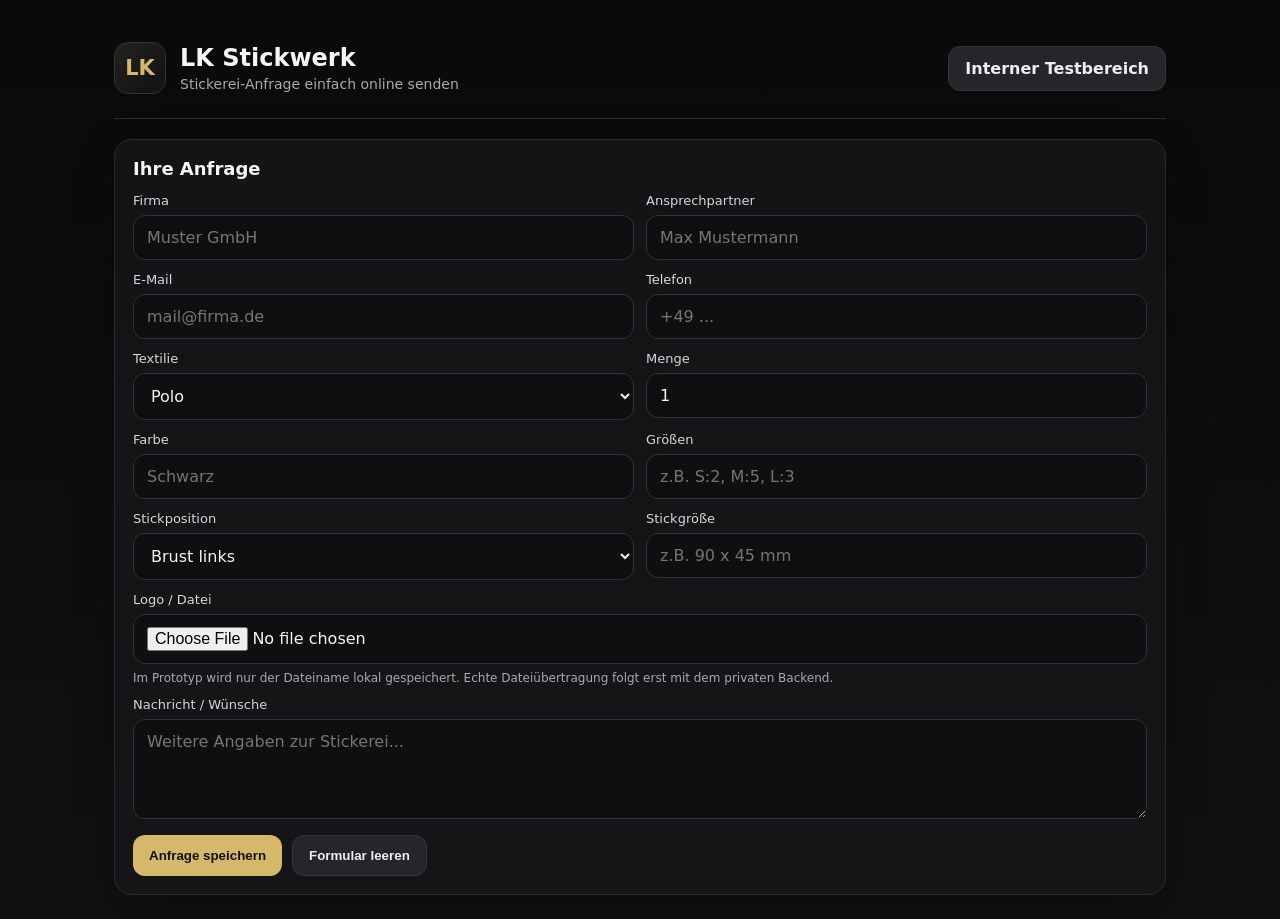
<file: v2/prototype/customer.html>
<!doctype html>
<html lang="de">
<head>
<meta charset="utf-8">
<meta name="viewport" content="width=device-width,initial-scale=1">
<title>LK Stickwerk | Anfrage</title>
<link rel="stylesheet" href="styles.css">
</head>
<body>
<div class="wrap">
  <header class="top">
    <div class="brand">
      <div class="logo">LK</div>
      <div>
        <h1>LK Stickwerk</h1>
        <div class="sub">Stickerei-Anfrage einfach online senden</div>
      </div>
    </div>
    <a class="btn secondary" href="admin.html">Interner Testbereich</a>
  </header>

  <div class="grid">
    <section class="card">
      <h2>Ihre Anfrage</h2>
      <div class="form-grid">
        <div class="field"><label>Firma</label><input id="company" placeholder="Muster GmbH"></div>
        <div class="field"><label>Ansprechpartner</label><input id="name" placeholder="Max Mustermann" required></div>
        <div class="field"><label>E-Mail</label><input id="email" type="email" placeholder="mail@firma.de"></div>
        <div class="field"><label>Telefon</label><input id="phone" placeholder="+49 ..."></div>

        <div class="field"><label>Textilie</label>
          <select id="textile">
            <option>Polo</option><option>T-Shirt</option><option>Hoodie</option>
            <option>Cap</option><option>Arbeitskleidung</option><option>Andere</option>
          </select>
        </div>
        <div class="field"><label>Menge</label><input id="quantity" type="number" min="1" value="1"></div>
        <div class="field"><label>Farbe</label><input id="color" placeholder="Schwarz"></div>
        <div class="field"><label>Größen</label><input id="sizes" placeholder="z.B. S:2, M:5, L:3"></div>

        <div class="field"><label>Stickposition</label>
          <select id="placement">
            <option>Brust links</option><option>Brust rechts</option><option>Rücken</option>
            <option>Ärmel</option><option>Cap vorne</option><option>Andere</option>
          </select>
        </div>
        <div class="field"><label>Stickgröße</label><input id="dimensions" placeholder="z.B. 90 x 45 mm"></div>

        <div class="field full">
          <label>Logo / Datei</label>
          <input id="logo" type="file" accept=".png,.jpg,.jpeg,.pdf,.svg">
          <div class="small">Im Prototyp wird nur der Dateiname lokal gespeichert. Echte Dateiübertragung folgt erst mit dem privaten Backend.</div>
        </div>

        <div class="field full"><label>Nachricht / Wünsche</label><textarea id="notes" placeholder="Weitere Angaben zur Stickerei..."></textarea></div>
      </div>

      <div class="actions">
        <button id="send">Anfrage speichern</button>
        <button class="secondary" type="button" id="clear">Formular leeren</button>
      </div>
      <div class="notice" id="notice"></div>
    </section>
  </div>
</div>

<script src="app.js"></script>
<script>
const $ = id => document.getElementById(id);
$("send").addEventListener("click", () => {
  const name = $("name").value.trim();
  if(!name){ alert("Bitte Ansprechpartner eingeben."); return; }

  const orders = LK.loadOrders();
  const logoFile = $("logo").files[0];
  const order = {
    id: LK.makeId(),
    status: "NEW",
    customer: {
      displayName: name,
      company: $("company").value.trim(),
      email: $("email").value.trim(),
      phone: $("phone").value.trim()
    },
    items: [{
      textileType: $("textile").value,
      quantity: Math.max(1, Number($("quantity").value || 1)),
      color: $("color").value.trim(),
      sizesText: $("sizes").value.trim()
    }],
    embroidery: {
      placement: $("placement").value,
      dimensionsText: $("dimensions").value.trim(),
      notes: $("notes").value.trim()
    },
    attachments: logoFile ? [{ name: logoFile.name, storageId: "prototype-local-only" }] : [],
    createdAt: LK.nowIso(),
    updatedAt: LK.nowIso(),
    schemaVersion: 1
  };
  orders.unshift(order);
  LK.saveOrders(orders);

  const n = $("notice");
  n.style.display = "block";
  n.textContent = "Anfrage " + order.id + " wurde im lokalen Prototyp gespeichert.";
});

$("clear").addEventListener("click", () => location.reload());
</script>
</body>
</html>
</file>
<file: v2-preview/styles.css>
:root{--bg:#0b0b0c;--panel:#151517;--text:#f5f5f5;--muted:#a9a9af;--line:#2b2b2f;--accent:#d6b86b}
*{box-sizing:border-box}body{margin:0;font-family:Inter,system-ui,-apple-system,BlinkMacSystemFont,"Segoe UI",sans-serif;background:linear-gradient(180deg,#0a0a0b,#111114);color:var(--text)}
.wrap{max-width:1100px;margin:0 auto;padding:24px}.top{display:flex;align-items:center;justify-content:space-between;gap:16px;padding:18px 0 24px;border-bottom:1px solid var(--line)}
.brand{display:flex;align-items:center;gap:14px}.logo{width:52px;height:52px;border-radius:14px;display:grid;place-items:center;background:linear-gradient(135deg,#222,#111);border:1px solid #3a3321;color:var(--accent);font-weight:800;font-size:21px}
h1{font-size:24px;margin:0}.sub{color:var(--muted);font-size:14px;margin-top:4px}.grid{display:grid;grid-template-columns:repeat(12,1fr);gap:16px;margin-top:20px}
.card{grid-column:span 12;background:rgba(21,21,23,.96);border:1px solid var(--line);border-radius:18px;padding:18px;box-shadow:0 14px 40px rgba(0,0,0,.25)}.card h2{font-size:18px;margin:0 0 14px}
.form-grid{display:grid;grid-template-columns:repeat(2,minmax(0,1fr));gap:12px}.field{display:flex;flex-direction:column;gap:7px}.field.full{grid-column:1/-1}label{font-size:13px;color:#d6d6da}
input,select,textarea{width:100%;background:#0f0f11;color:var(--text);border:1px solid #303036;border-radius:12px;padding:12px 13px;outline:none;font:inherit}
textarea{min-height:100px;resize:vertical}.actions{display:flex;gap:10px;flex-wrap:wrap;margin-top:16px}button,.btn{border:0;border-radius:12px;padding:12px 16px;font-weight:700;cursor:pointer;background:var(--accent);color:#111;text-decoration:none;display:inline-flex;align-items:center;justify-content:center}
.btn.secondary,button.secondary{background:#26262a;color:#eee;border:1px solid #34343a}.btn.danger,button.danger{background:transparent;color:#ff8a8a;border:1px solid #5b2e2e}
.notice{margin-top:14px;padding:12px 14px;border-radius:12px;background:#132019;border:1px solid #244a32;color:#c9f5d8;display:none}.kpis{display:grid;grid-template-columns:repeat(4,1fr);gap:12px}
.kpi{background:#111114;border:1px solid var(--line);border-radius:14px;padding:14px}.kpi b{font-size:26px;display:block}.kpi span{font-size:12px;color:var(--muted)}
.toolbar{display:flex;gap:10px;flex-wrap:wrap;margin-bottom:14px}.toolbar input,.toolbar select{max-width:280px}.orders{display:grid;gap:12px}.order{background:#101013;border:1px solid var(--line);border-radius:14px;padding:14px}
.order-head{display:flex;justify-content:space-between;gap:12px;align-items:flex-start}.badge{font-size:11px;padding:6px 9px;border-radius:999px;background:#27221a;color:#f2d998;border:1px solid #4b4027}
.meta{display:flex;gap:14px;flex-wrap:wrap;color:var(--muted);font-size:13px;margin-top:8px}.order .actions{margin-top:12px}.empty{padding:28px;text-align:center;color:var(--muted);border:1px dashed #34343a;border-radius:14px}.small{font-size:12px;color:var(--muted)}
@media(max-width:760px){.wrap{padding:14px}.form-grid{grid-template-columns:1fr}.kpis{grid-template-columns:repeat(2,1fr)}.top{align-items:flex-start;flex-direction:column}}
</file>
<file: v2/prototype/styles.css>
:root{
  --bg:#0b0b0c;
  --panel:#151517;
  --panel2:#1d1d20;
  --text:#f5f5f5;
  --muted:#a9a9af;
  --line:#2b2b2f;
  --accent:#d6b86b;
  --ok:#6bcf8d;
  --danger:#e26f6f;
}
*{box-sizing:border-box}
body{
  margin:0;
  font-family:Inter,system-ui,-apple-system,BlinkMacSystemFont,"Segoe UI",sans-serif;
  background:linear-gradient(180deg,#0a0a0b,#111114);
  color:var(--text);
}
.wrap{max-width:1100px;margin:0 auto;padding:24px}
.top{
  display:flex;align-items:center;justify-content:space-between;gap:16px;
  padding:18px 0 24px;border-bottom:1px solid var(--line)
}
.brand{display:flex;align-items:center;gap:14px}
.logo{
  width:52px;height:52px;border-radius:14px;
  display:grid;place-items:center;
  background:linear-gradient(135deg,#222,#111);
  border:1px solid #3a3321;color:var(--accent);font-weight:800;font-size:21px
}
h1{font-size:24px;margin:0}
.sub{color:var(--muted);font-size:14px;margin-top:4px}
.grid{display:grid;grid-template-columns:repeat(12,1fr);gap:16px;margin-top:20px}
.card{
  grid-column:span 12;background:rgba(21,21,23,.96);
  border:1px solid var(--line);border-radius:18px;padding:18px;
  box-shadow:0 14px 40px rgba(0,0,0,.25)
}
.card h2{font-size:18px;margin:0 0 14px}
.form-grid{display:grid;grid-template-columns:repeat(2,minmax(0,1fr));gap:12px}
.field{display:flex;flex-direction:column;gap:7px}
.field.full{grid-column:1/-1}
label{font-size:13px;color:#d6d6da}
input,select,textarea{
  width:100%;background:#0f0f11;color:var(--text);
  border:1px solid #303036;border-radius:12px;padding:12px 13px;
  outline:none;font:inherit
}
input:focus,select:focus,textarea:focus{border-color:#6d5c2f}
textarea{min-height:100px;resize:vertical}
.actions{display:flex;gap:10px;flex-wrap:wrap;margin-top:16px}
button,.btn{
  border:0;border-radius:12px;padding:12px 16px;font-weight:700;cursor:pointer;
  background:var(--accent);color:#111;text-decoration:none;display:inline-flex;align-items:center;justify-content:center
}
.btn.secondary,button.secondary{background:#26262a;color:#eee;border:1px solid #34343a}
.btn.danger,button.danger{background:transparent;color:#ff8a8a;border:1px solid #5b2e2e}
.notice{
  margin-top:14px;padding:12px 14px;border-radius:12px;
  background:#132019;border:1px solid #244a32;color:#c9f5d8;display:none
}
.kpis{display:grid;grid-template-columns:repeat(4,1fr);gap:12px}
.kpi{background:#111114;border:1px solid var(--line);border-radius:14px;padding:14px}
.kpi b{font-size:26px;display:block}
.kpi span{font-size:12px;color:var(--muted)}
.toolbar{display:flex;gap:10px;flex-wrap:wrap;margin-bottom:14px}
.toolbar input,.toolbar select{max-width:280px}
.orders{display:grid;gap:12px}
.order{
  background:#101013;border:1px solid var(--line);border-radius:14px;padding:14px
}
.order-head{display:flex;justify-content:space-between;gap:12px;align-items:flex-start}
.badge{font-size:11px;padding:6px 9px;border-radius:999px;background:#27221a;color:#f2d998;border:1px solid #4b4027}
.meta{display:flex;gap:14px;flex-wrap:wrap;color:var(--muted);font-size:13px;margin-top:8px}
.order .actions{margin-top:12px}
.empty{padding:28px;text-align:center;color:var(--muted);border:1px dashed #34343a;border-radius:14px}
.small{font-size:12px;color:var(--muted)}
@media(max-width:760px){
  .wrap{padding:14px}
  .form-grid{grid-template-columns:1fr}
  .kpis{grid-template-columns:repeat(2,1fr)}
  .top{align-items:flex-start;flex-direction:column}
}
</file>
